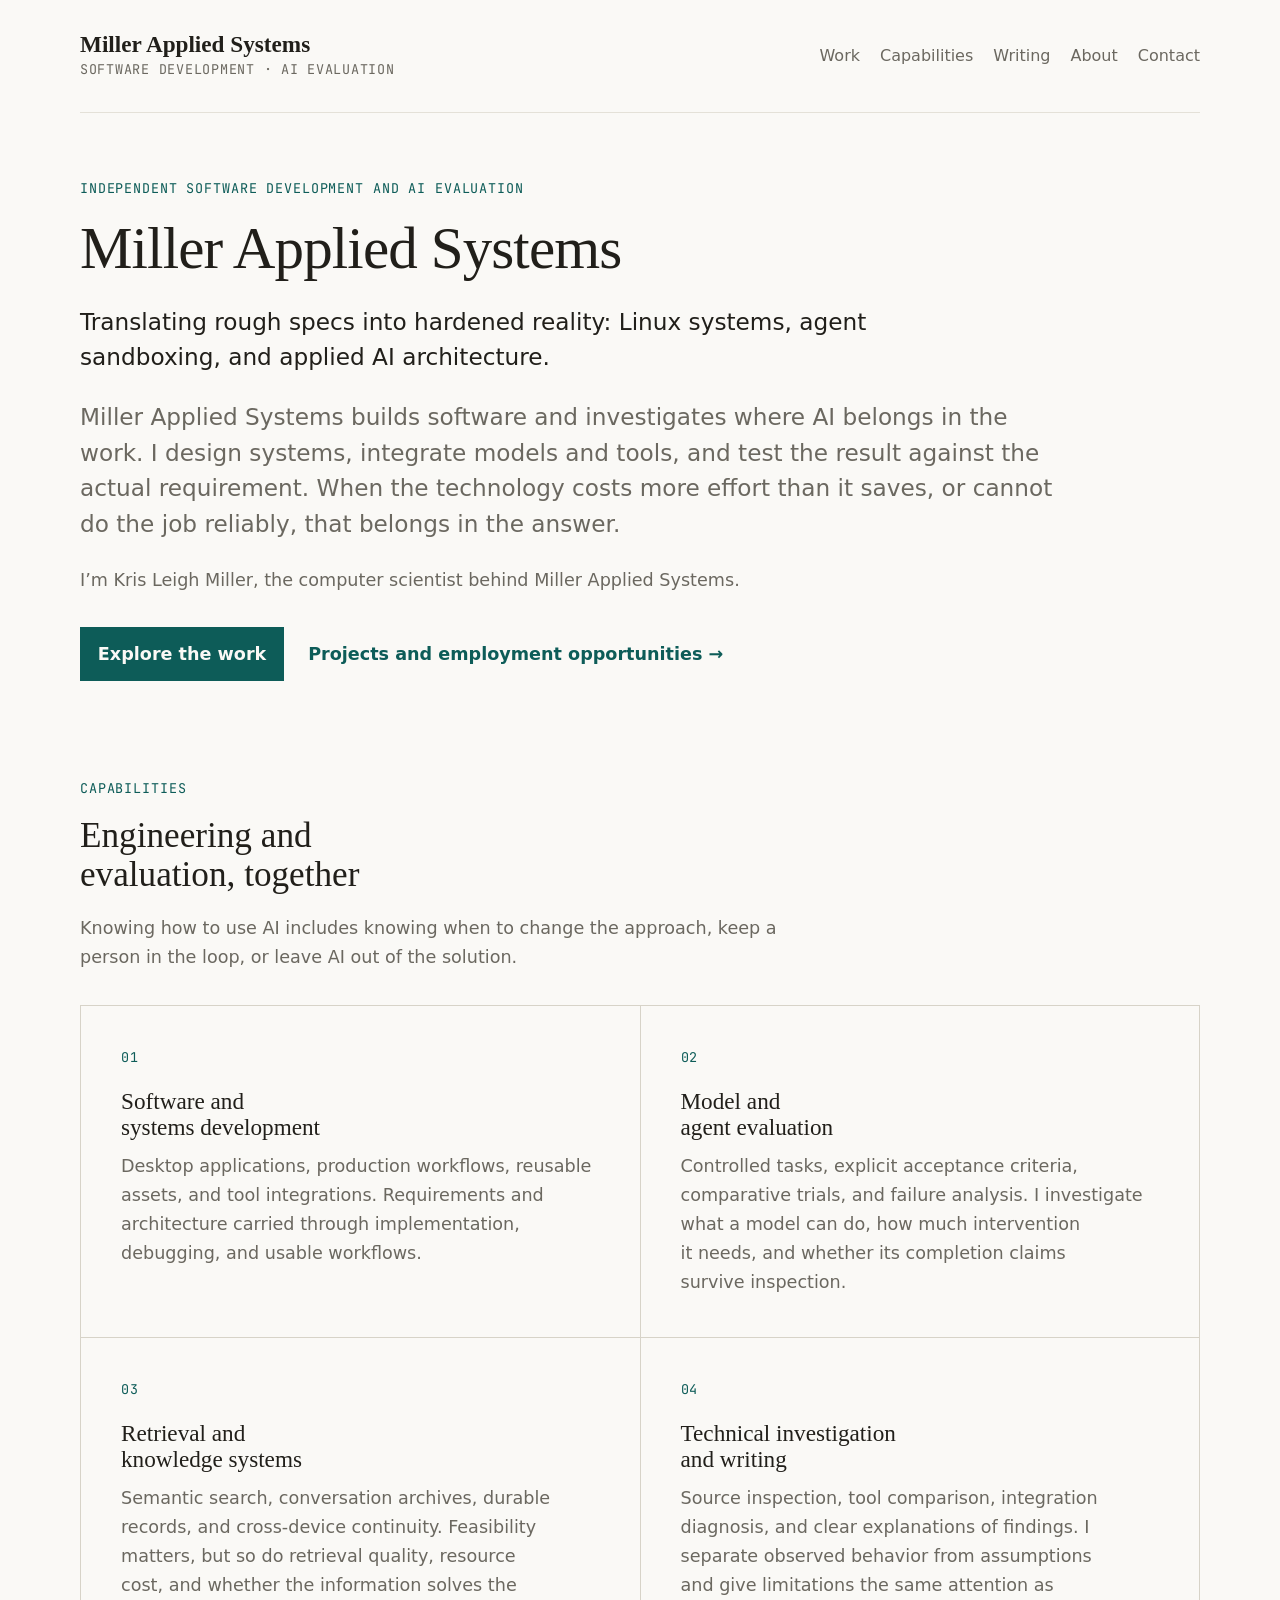
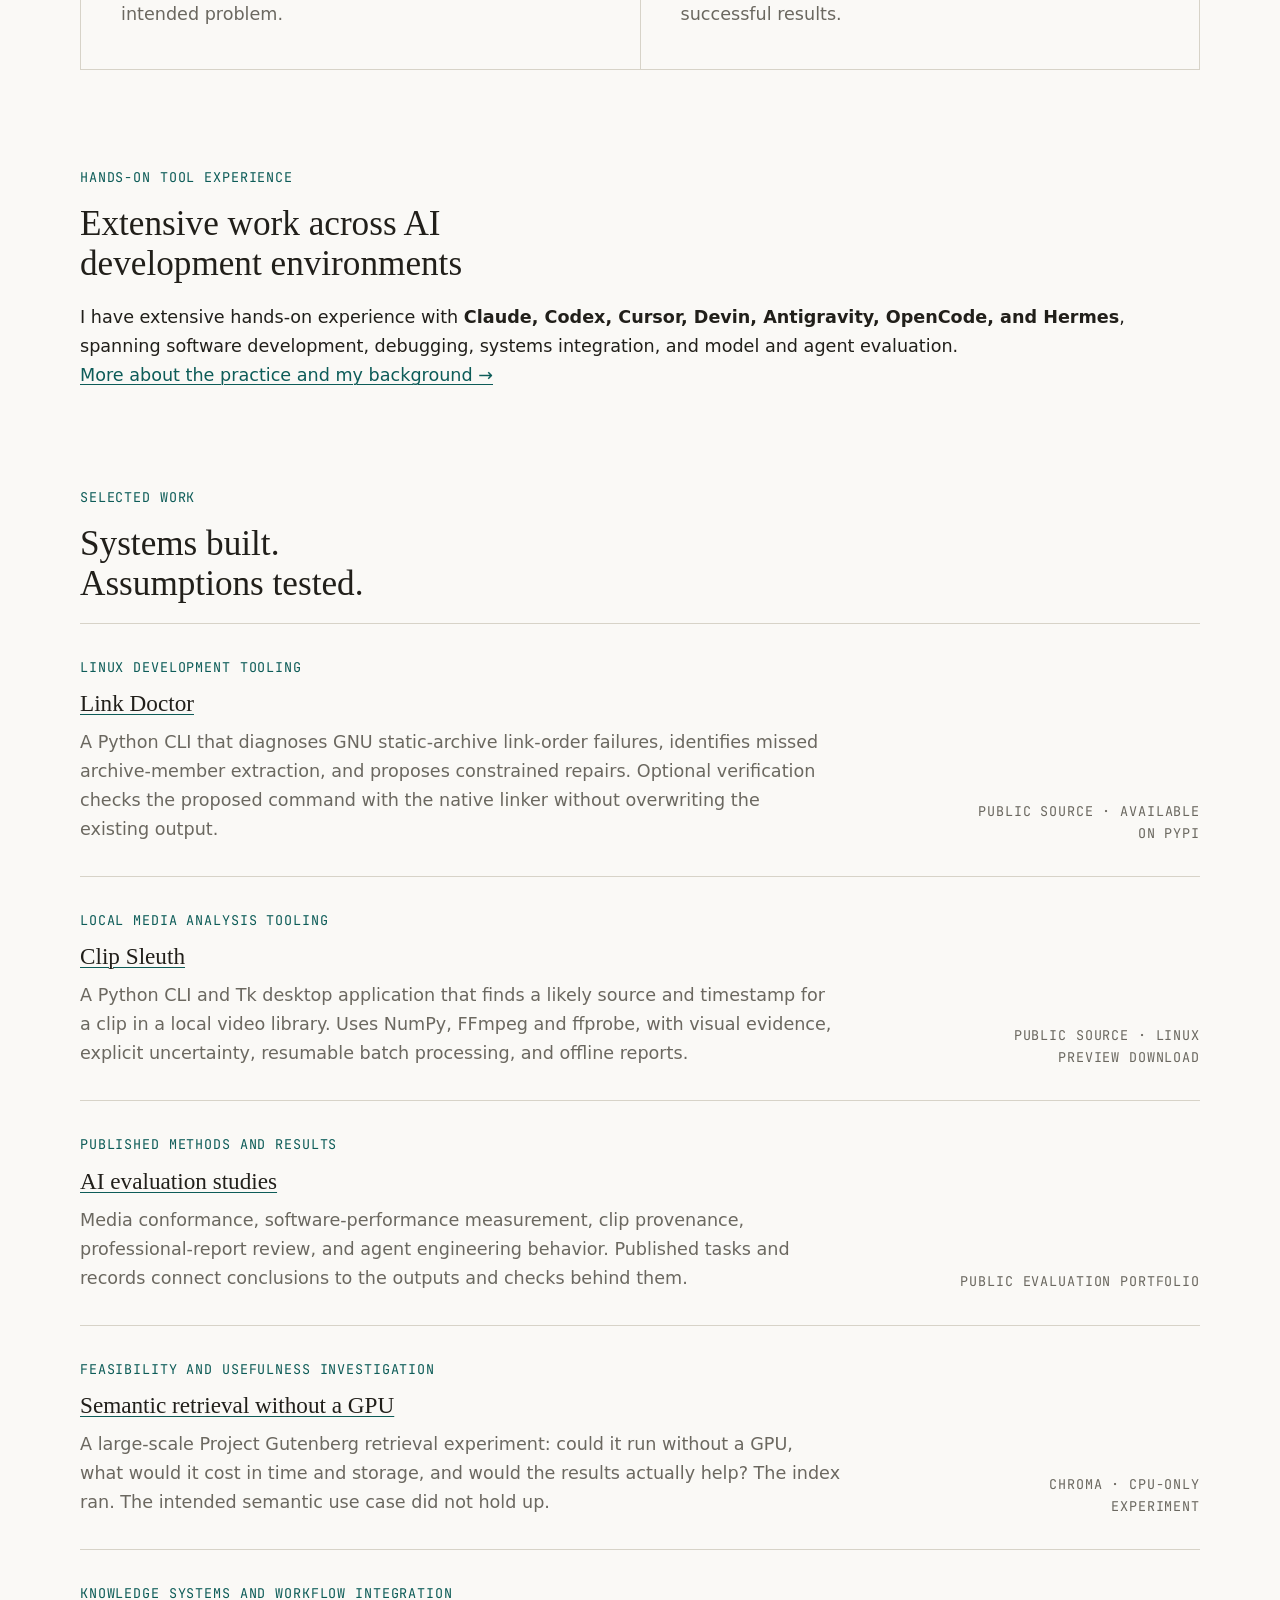
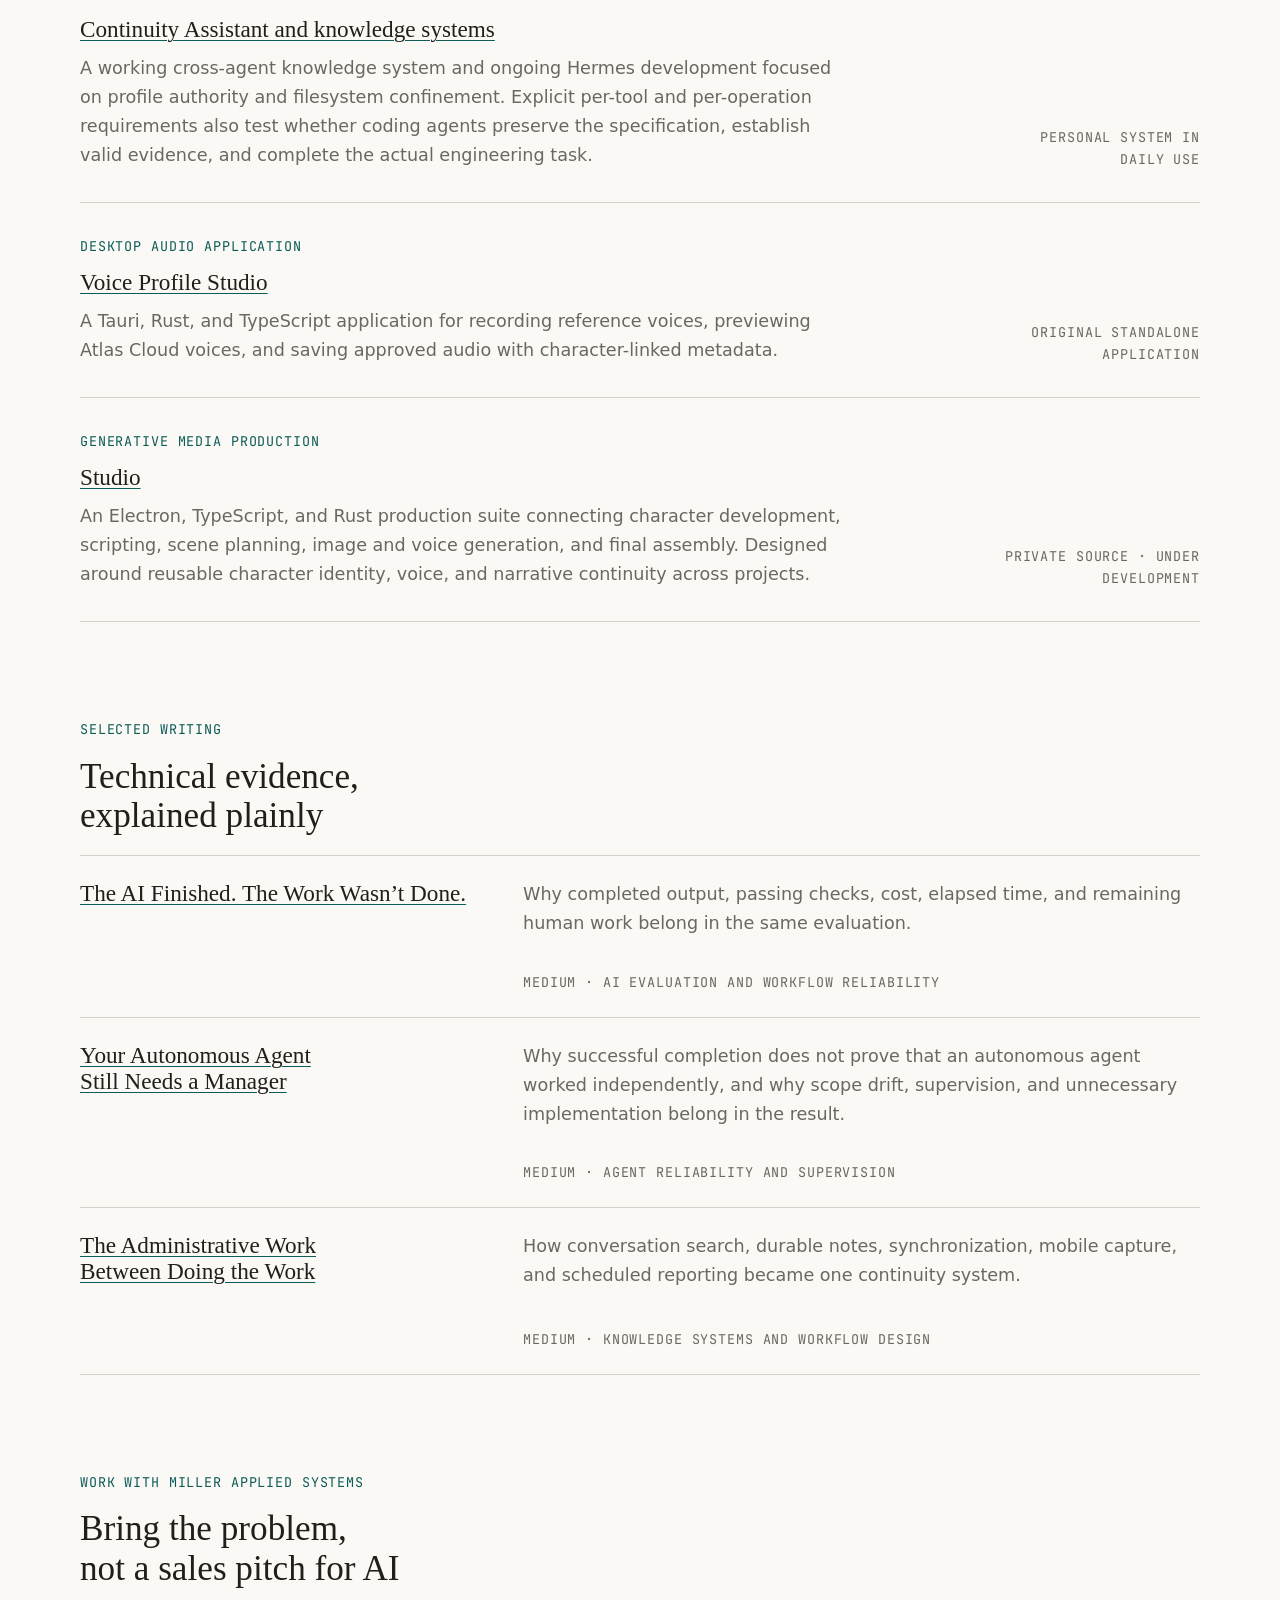
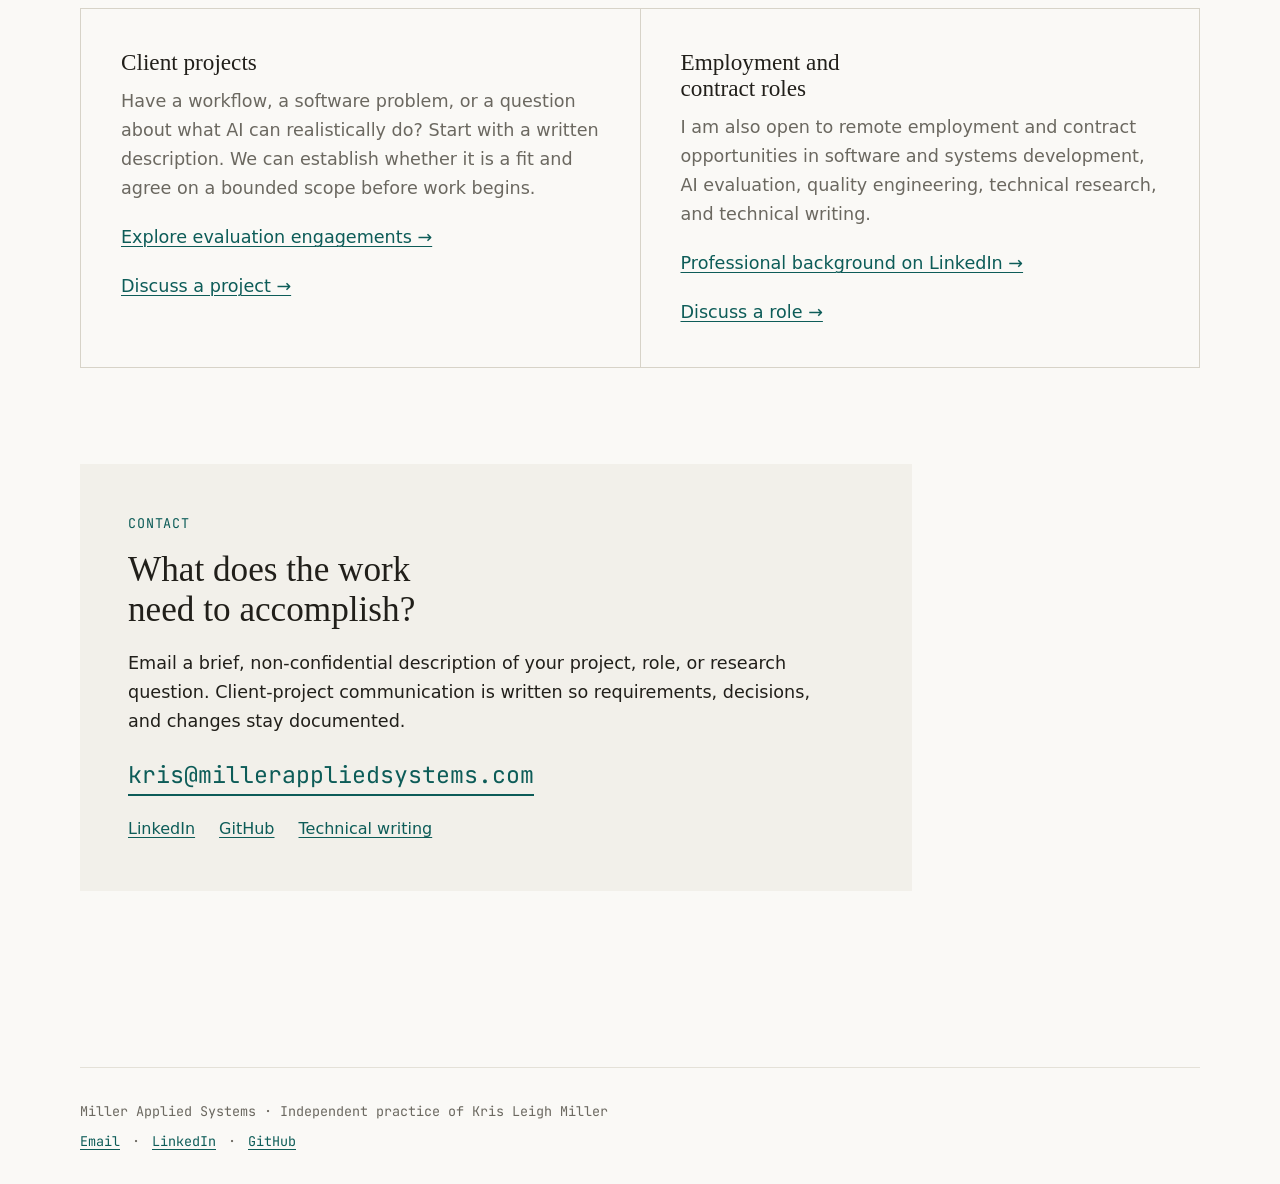
<file: index.html>
<!DOCTYPE html>
<html lang="en">
<head>
  <meta charset="utf-8">
  <meta name="viewport" content="width=device-width, initial-scale=1">
  <title>Software Development and AI Evaluation | Miller Applied Systems</title>
  <meta name="description" content="Miller Applied Systems builds software, evaluates AI models and agents, and investigates where the technology is useful and where it fails.">
  <link rel="canonical" href="https://millerappliedsystems.com/">
  <meta property="og:title" content="Software Development and AI Evaluation | Miller Applied Systems">
  <meta property="og:description" content="Miller Applied Systems builds software, evaluates AI models and agents, and investigates where the technology is useful and where it fails.">
  <meta property="og:type" content="website">
  <meta property="og:url" content="https://millerappliedsystems.com/">
  <meta property="og:image" content="https://millerappliedsystems.com/assets/images/miller-applied-systems.png">
  <meta property="og:image:width" content="1200">
  <meta property="og:image:height" content="630">
  <meta property="og:image:alt" content="Miller Applied Systems. Software development and AI evaluation.">
  <meta name="twitter:card" content="summary_large_image">
  <meta name="twitter:image" content="https://millerappliedsystems.com/assets/images/miller-applied-systems.png">
  <link rel="icon" href="data:image/svg+xml,%3Csvg xmlns='http://www.w3.org/2000/svg' viewBox='0 0 16 16'%3E%3Crect width='16' height='16' rx='3' fill='%230d5c58'/%3E%3Cpath d='M4 8.2l2.6 2.6L12 5.4' stroke='%23faf9f6' stroke-width='1.8' fill='none' stroke-linecap='round' stroke-linejoin='round'/%3E%3C/svg%3E">
  <link rel="preconnect" href="https://api.fontshare.com">
  <link rel="preconnect" href="https://fonts.googleapis.com">
  <link rel="preconnect" href="https://fonts.gstatic.com" crossorigin>
  <link href="https://api.fontshare.com/v2/css?f[]=boska@400,500,600&amp;f[]=satoshi@400,500,700&amp;display=swap" rel="stylesheet">
  <link href="https://fonts.googleapis.com/css2?family=JetBrains+Mono:wght@400;500&amp;display=swap" rel="stylesheet">
  <link rel="stylesheet" href="assets/css/style.css">


<script type="application/ld+json">{"@context": "https://schema.org", "@type": "ProfessionalService", "name": "Miller Applied Systems", "url": "https://millerappliedsystems.com/", "description": "Miller Applied Systems builds software, evaluates AI models and agents, and investigates where the technology is useful and where it fails.", "founder": {"@type": "Person", "name": "Kris Leigh Miller"}, "email": "kris@millerappliedsystems.com"}</script>
</head>
<body><a class="skip-link" href="#main">Skip to content</a><div class="container"><header class="site-header"><a class="site-brand" href="index.html" aria-label="Miller Applied Systems, home"><span class="site-name">Miller Applied Systems</span><span class="site-role">Software development · AI evaluation</span></a><nav class="site-nav" aria-label="Primary navigation"><a href="index.html#work">Work</a><a href="index.html#capabilities">Capabilities</a><a href="index.html#writing">Writing</a><a href="about.html">About</a><a href="index.html#contact">Contact</a></nav></header><main id="main"><section class="hero"><p class="eyebrow">Independent software development and AI evaluation</p><h1 class="business-heading">Miller Applied Systems</h1><p class="business-tagline">Translating rough specs into hardened reality: Linux systems, agent sandboxing, and applied AI architecture.</p><p class="lede">Miller Applied Systems builds software and investigates where AI belongs in the work. I design systems, integrate models and tools, and test the result against the actual requirement. When the technology costs more effort than it saves, or cannot do the job reliably, that belongs in the answer.</p><p class="hero-byline">I’m Kris Leigh Miller, the computer scientist behind Miller Applied Systems.</p><div class="actions"><a class="button" href="#work">Explore the work</a><a class="text-link" href="#ways-to-work">Projects and employment opportunities →</a></div></section>
<section id="capabilities" aria-labelledby="capabilities-heading"><p class="section-label">Capabilities</p><h2 id="capabilities-heading">Engineering and evaluation, together</h2><p class="section-intro">Knowing how to use AI includes knowing when to change the approach, keep a person in the loop, or leave AI out of the solution.</p><div class="card-grid capability-grid">
<article class="card"><p class="card-index">01</p><h3>Software and systems development</h3><p>Desktop applications, production workflows, reusable assets, and tool integrations. Requirements and architecture carried through implementation, debugging, and usable workflows.</p></article>
<article class="card"><p class="card-index">02</p><h3>Model and agent evaluation</h3><p>Controlled tasks, explicit acceptance criteria, comparative trials, and failure analysis. I investigate what a model can do, how much intervention it needs, and whether its completion claims survive inspection.</p></article>
<article class="card"><p class="card-index">03</p><h3>Retrieval and knowledge systems</h3><p>Semantic search, conversation archives, durable records, and cross-device continuity. Feasibility matters, but so do retrieval quality, resource cost, and whether the information solves the intended problem.</p></article>
<article class="card"><p class="card-index">04</p><h3>Technical investigation and writing</h3><p>Source inspection, tool comparison, integration diagnosis, and clear explanations of findings. I separate observed behavior from assumptions and give limitations the same attention as successful results.</p></article></div></section>
<section aria-labelledby="tools-heading"><p class="section-label">Hands-on tool experience</p><h2 id="tools-heading">Extensive work across AI development environments</h2><p>I have extensive hands-on experience with <strong>Claude, Codex, Cursor, Devin, Antigravity, OpenCode, and Hermes</strong>, spanning software development, debugging, systems integration, and model and agent evaluation.</p><p><a href="about.html">More about the practice and my background →</a></p></section><section id="work" aria-labelledby="work-heading"><p class="section-label">Selected work</p><h2 id="work-heading">Systems built. Assumptions tested.</h2><div class="project-list"><article class="project-card"><div><p class="project-type">Linux development tooling</p><h3><a href="https://github.com/krisleighmiller/link-doctor">Link Doctor</a></h3><p>A Python CLI that diagnoses GNU static-archive link-order failures, identifies missed archive-member extraction, and proposes constrained repairs. Optional verification checks the proposed command with the native linker without overwriting the existing output.</p></div><p class="project-status">Public source · Available on PyPI</p></article><article class="project-card"><div><p class="project-type">Local media analysis tooling</p><h3><a href="https://github.com/krisleighmiller/clip-sleuth">Clip Sleuth</a></h3><p>A Python CLI and Tk desktop application that finds a likely source and timestamp for a clip in a local video library. Uses NumPy, FFmpeg and ffprobe, with visual evidence, explicit uncertainty, resumable batch processing, and offline reports.</p></div><p class="project-status">Public source · Linux preview download</p></article><article class="project-card"><div><p class="project-type">Published methods and results</p><h3><a href="https://github.com/krisleighmiller/kris-ai-evaluation-portfolio">AI evaluation studies</a></h3><p>Media conformance, software-performance measurement, clip provenance, professional-report review, and agent engineering behavior. Published tasks and records connect conclusions to the outputs and checks behind them.</p></div><p class="project-status">Public evaluation portfolio</p></article><article class="project-card"><div><p class="project-type">Feasibility and usefulness investigation</p><h3><a href="work/semantic-retrieval.html">Semantic retrieval without a GPU</a></h3><p>A large-scale Project Gutenberg retrieval experiment: could it run without a GPU, what would it cost in time and storage, and would the results actually help? The index ran. The intended semantic use case did not hold up.</p></div><p class="project-status">Chroma · CPU-only experiment</p></article><article class="project-card"><div><p class="project-type">Knowledge systems and workflow integration</p><h3><a href="work/continuity.html">Continuity Assistant and knowledge systems</a></h3><p>A working cross-agent knowledge system and ongoing Hermes development focused on profile authority and filesystem confinement. Explicit per-tool and per-operation requirements also test whether coding agents preserve the specification, establish valid evidence, and complete the actual engineering task.</p></div><p class="project-status">Personal system in daily use</p></article><article class="project-card"><div><p class="project-type">Desktop audio application</p><h3><a href="work/voice-profile-studio.html">Voice Profile Studio</a></h3><p>A Tauri, Rust, and TypeScript application for recording reference voices, previewing Atlas Cloud voices, and saving approved audio with character-linked metadata.</p></div><p class="project-status">Original standalone application</p></article><article class="project-card"><div><p class="project-type">Generative media production</p><h3><a href="work/studio.html">Studio</a></h3><p>An Electron, TypeScript, and Rust production suite connecting character development, scripting, scene planning, image and voice generation, and final assembly. Designed around reusable character identity, voice, and narrative continuity across projects.</p></div><p class="project-status">Private source · Under development</p></article></div></section>
<section id="writing" aria-labelledby="writing-heading">
        <p class="section-label">Selected writing</p>
        <h2 id="writing-heading">Technical evidence, explained plainly</h2>
        <div class="writing-list">
          <article>
            <h3><a href="https://medium.com/@krisleighmiller/the-ai-finished-the-work-wasnt-done-29cced48a891">The AI Finished. The Work Wasn’t Done.</a></h3>
            <p>Why completed output, passing checks, cost, elapsed time, and remaining human work belong in the same evaluation.</p>
            <p class="publication">Medium · AI evaluation and workflow reliability</p>
          </article>
          <article>
            <h3><a href="https://medium.com/@krisleighmiller/your-autonomous-agent-still-needs-a-manager-2143a91753f1">Your Autonomous Agent Still Needs a Manager</a></h3>
            <p>Why successful completion does not prove that an autonomous agent worked independently, and why scope drift, supervision, and unnecessary implementation belong in the result.</p>
            <p class="publication">Medium · Agent reliability and supervision</p>
          </article>
          <article>
            <h3><a href="https://medium.com/@krisleighmiller/the-administrative-work-between-doing-the-work-e32c253b9f80">The Administrative Work Between Doing the Work</a></h3>
            <p>How conversation search, durable notes, synchronization, mobile capture, and scheduled reporting became one continuity system.</p>
            <p class="publication">Medium · Knowledge systems and workflow design</p>
          </article>

        </div>
      </section>
<section id="ways-to-work" aria-labelledby="ways-heading"><p class="section-label">Work with Miller Applied Systems</p><h2 id="ways-heading">Bring the problem, not a sales pitch for AI</h2><div class="card-grid two-column"><article class="card"><h3>Client projects</h3><p>Have a workflow, a software problem, or a question about what AI can realistically do? Start with a written description. We can establish whether it is a fit and agree on a bounded scope before work begins.</p><p><a href="evaluation-services.html">Explore evaluation engagements →</a></p><p><a href="mailto:kris@millerappliedsystems.com">Discuss a project →</a></p></article><article class="card"><h3>Employment and contract roles</h3><p>I am also open to remote employment and contract opportunities in software and systems development, AI evaluation, quality engineering, technical research, and technical writing.</p><p><a href="https://www.linkedin.com/in/krisleighmiller/">Professional background on LinkedIn →</a></p><p><a href="mailto:kris@millerappliedsystems.com">Discuss a role →</a></p></article></div></section>
<section id="contact" aria-labelledby="contact-heading" class="contact-section"><p class="section-label">Contact</p><h2 id="contact-heading">What does the work need to accomplish?</h2><p>Email a brief, non-confidential description of your project, role, or research question. Client-project communication is written so requirements, decisions, and changes stay documented.</p><p><a class="contact-email" href="mailto:kris@millerappliedsystems.com">kris@millerappliedsystems.com</a></p><div class="contact-links"><a href="https://www.linkedin.com/in/krisleighmiller/">LinkedIn</a><a href="https://github.com/krisleighmiller">GitHub</a><a href="https://medium.com/@krisleighmiller">Technical writing</a></div></section></main><footer class="site-footer"><p>Miller Applied Systems · Independent practice of Kris Leigh Miller</p><p class="footer-links"><a href="mailto:kris@millerappliedsystems.com">Email</a><span aria-hidden="true">·</span><a href="https://www.linkedin.com/in/krisleighmiller/">LinkedIn</a><span aria-hidden="true">·</span><a href="https://github.com/krisleighmiller">GitHub</a></p></footer></div></body>
</html>
</file>
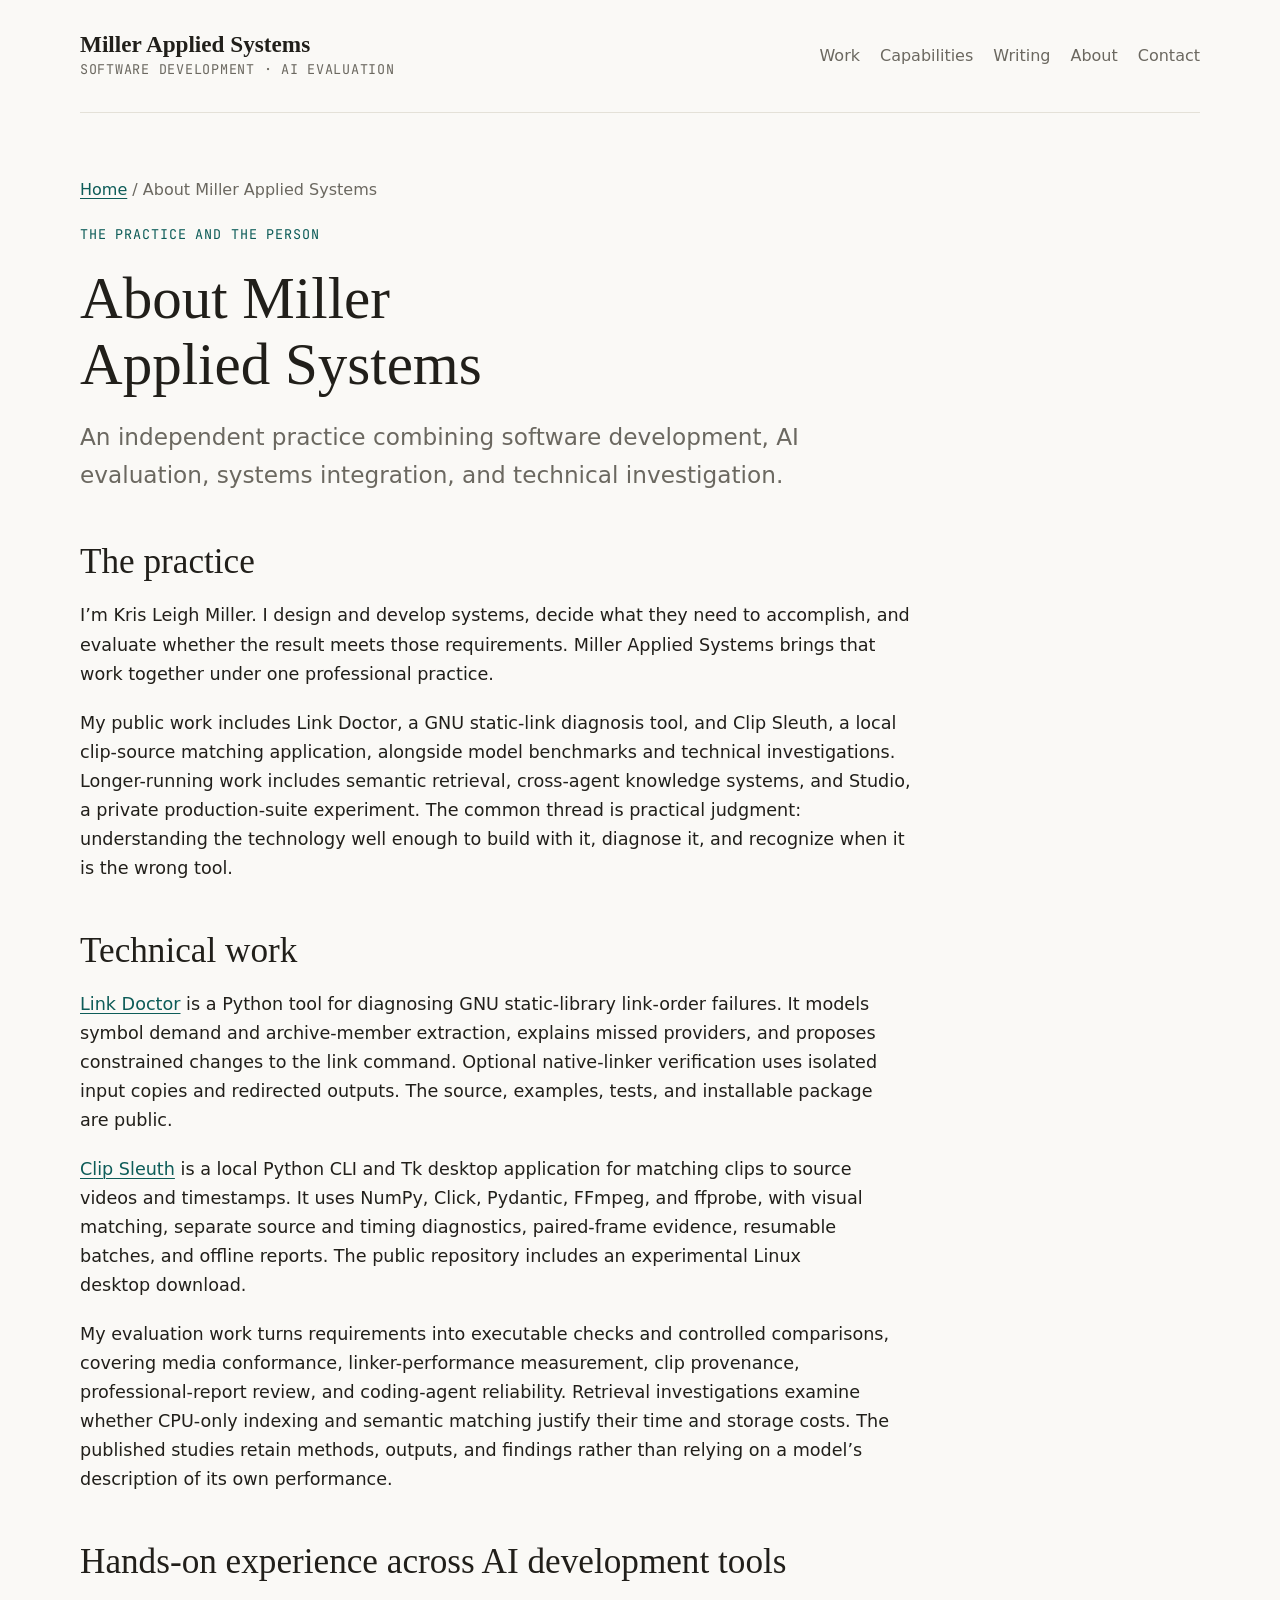
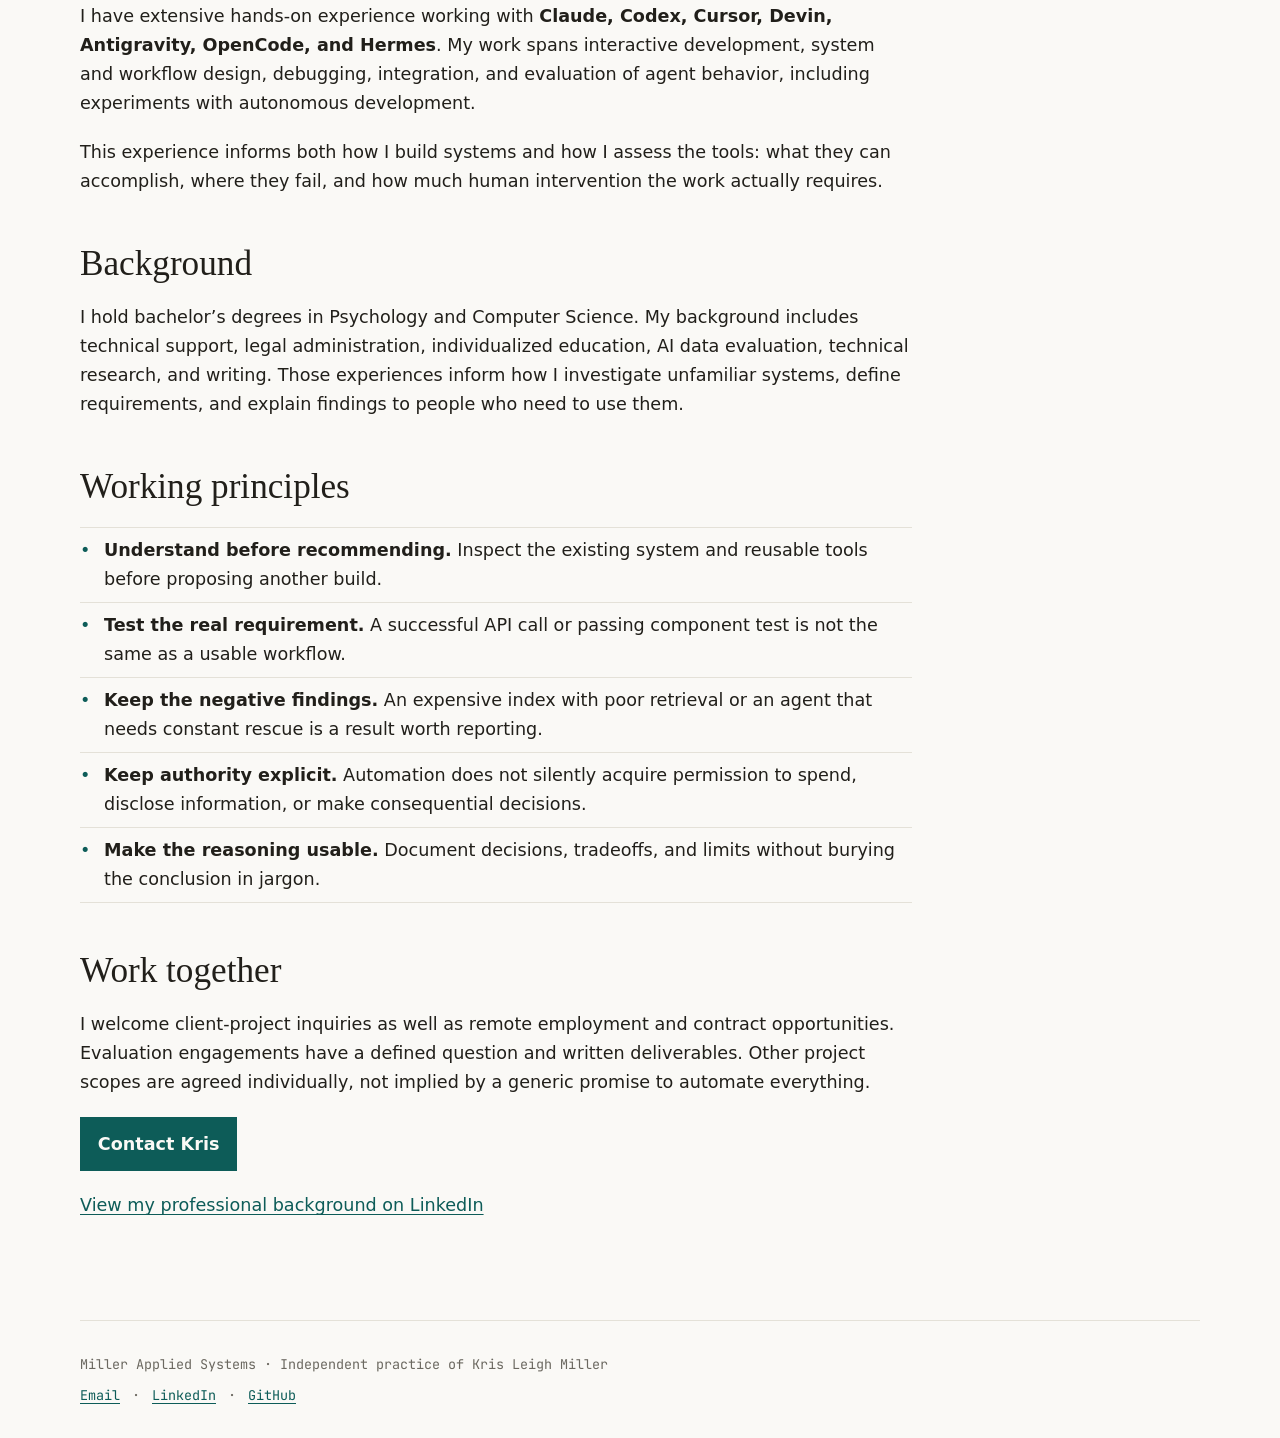
<file: about.html>
<!DOCTYPE html>
<html lang="en">
<head>
  <meta charset="utf-8">
  <meta name="viewport" content="width=device-width, initial-scale=1">
  <title>About | Miller Applied Systems</title>
  <meta name="description" content="Miller Applied Systems is the independent software development, AI evaluation, and technical investigation practice of Kris Leigh Miller.">
  <link rel="canonical" href="https://millerappliedsystems.com/about.html">
  <meta property="og:title" content="About | Miller Applied Systems">
  <meta property="og:description" content="Miller Applied Systems is the independent software development, AI evaluation, and technical investigation practice of Kris Leigh Miller.">
  <meta property="og:type" content="website">
  <meta property="og:url" content="https://millerappliedsystems.com/about.html">
  <meta property="og:image" content="https://millerappliedsystems.com/assets/images/miller-applied-systems.png">
  <meta property="og:image:width" content="1200">
  <meta property="og:image:height" content="630">
  <meta property="og:image:alt" content="Miller Applied Systems. Software development and AI evaluation.">
  <meta name="twitter:card" content="summary_large_image">
  <meta name="twitter:image" content="https://millerappliedsystems.com/assets/images/miller-applied-systems.png">
  <link rel="icon" href="data:image/svg+xml,%3Csvg xmlns='http://www.w3.org/2000/svg' viewBox='0 0 16 16'%3E%3Crect width='16' height='16' rx='3' fill='%230d5c58'/%3E%3Cpath d='M4 8.2l2.6 2.6L12 5.4' stroke='%23faf9f6' stroke-width='1.8' fill='none' stroke-linecap='round' stroke-linejoin='round'/%3E%3C/svg%3E">
  <link rel="preconnect" href="https://api.fontshare.com">
  <link rel="preconnect" href="https://fonts.googleapis.com">
  <link rel="preconnect" href="https://fonts.gstatic.com" crossorigin>
  <link href="https://api.fontshare.com/v2/css?f[]=boska@400,500,600&amp;f[]=satoshi@400,500,700&amp;display=swap" rel="stylesheet">
  <link href="https://fonts.googleapis.com/css2?family=JetBrains+Mono:wght@400;500&amp;display=swap" rel="stylesheet">
  <link rel="stylesheet" href="assets/css/style.css">

</head>
<body><a class="skip-link" href="#main">Skip to content</a><div class="container"><header class="site-header"><a class="site-brand" href="index.html" aria-label="Miller Applied Systems, home"><span class="site-name">Miller Applied Systems</span><span class="site-role">Software development · AI evaluation</span></a><nav class="site-nav" aria-label="Primary navigation"><a href="index.html#work">Work</a><a href="index.html#capabilities">Capabilities</a><a href="index.html#writing">Writing</a><a href="about.html">About</a><a href="index.html#contact">Contact</a></nav></header><main id="main" class="page-shell prose"><p class="breadcrumbs"><a href="index.html">Home</a> / About Miller Applied Systems</p><header class="page-header"><p class="page-kicker">The practice and the person</p><h1>About Miller Applied Systems</h1><p class="lede">An independent practice combining software development, AI evaluation, systems integration, and technical investigation.</p></header><h2>The practice</h2><p>I’m Kris Leigh Miller. I design and develop systems, decide what they need to accomplish, and evaluate whether the result meets those requirements. Miller Applied Systems brings that work together under one professional practice.</p><p>My public work includes Link Doctor, a GNU static-link diagnosis tool, and Clip Sleuth, a local clip-source matching application, alongside model benchmarks and technical investigations. Longer-running work includes semantic retrieval, cross-agent knowledge systems, and Studio, a private production-suite experiment. The common thread is practical judgment: understanding the technology well enough to build with it, diagnose it, and recognize when it is the wrong tool.</p><h2>Technical work</h2><p><a href="https://github.com/krisleighmiller/link-doctor">Link Doctor</a> is a Python tool for diagnosing GNU static-library link-order failures. It models symbol demand and archive-member extraction, explains missed providers, and proposes constrained changes to the link command. Optional native-linker verification uses isolated input copies and redirected outputs. The source, examples, tests, and installable package are public.</p><p><a href="https://github.com/krisleighmiller/clip-sleuth">Clip Sleuth</a> is a local Python CLI and Tk desktop application for matching clips to source videos and timestamps. It uses NumPy, Click, Pydantic, FFmpeg, and ffprobe, with visual matching, separate source and timing diagnostics, paired-frame evidence, resumable batches, and offline reports. The public repository includes an experimental Linux desktop download.</p><p>My evaluation work turns requirements into executable checks and controlled comparisons, covering media conformance, linker-performance measurement, clip provenance, professional-report review, and coding-agent reliability. Retrieval investigations examine whether CPU-only indexing and semantic matching justify their time and storage costs. The published studies retain methods, outputs, and findings rather than relying on a model’s description of its own performance.</p><h2>Hands-on experience across AI development tools</h2><p>I have extensive hands-on experience working with <strong>Claude, Codex, Cursor, Devin, Antigravity, OpenCode, and Hermes</strong>. My work spans interactive development, system and workflow design, debugging, integration, and evaluation of agent behavior, including experiments with autonomous development.</p><p>This experience informs both how I build systems and how I assess the tools: what they can accomplish, where they fail, and how much human intervention the work actually requires.</p><h2>Background</h2><p>I hold bachelor’s degrees in Psychology and Computer Science. My background includes technical support, legal administration, individualized education, AI data evaluation, technical research, and writing. Those experiences inform how I investigate unfamiliar systems, define requirements, and explain findings to people who need to use them.</p><h2>Working principles</h2><ul><li><strong>Understand before recommending.</strong> Inspect the existing system and reusable tools before proposing another build.</li><li><strong>Test the real requirement.</strong> A successful API call or passing component test is not the same as a usable workflow.</li><li><strong>Keep the negative findings.</strong> An expensive index with poor retrieval or an agent that needs constant rescue is a result worth reporting.</li><li><strong>Keep authority explicit.</strong> Automation does not silently acquire permission to spend, disclose information, or make consequential decisions.</li><li><strong>Make the reasoning usable.</strong> Document decisions, tradeoffs, and limits without burying the conclusion in jargon.</li></ul><h2>Work together</h2><p>I welcome client-project inquiries as well as remote employment and contract opportunities. Evaluation engagements have a defined question and written deliverables. Other project scopes are agreed individually, not implied by a generic promise to automate everything.</p><p><a class="button" href="mailto:kris@millerappliedsystems.com">Contact Kris</a></p><p><a href="https://www.linkedin.com/in/krisleighmiller/">View my professional background on LinkedIn</a></p></main><footer class="site-footer"><p>Miller Applied Systems · Independent practice of Kris Leigh Miller</p><p class="footer-links"><a href="mailto:kris@millerappliedsystems.com">Email</a><span aria-hidden="true">·</span><a href="https://www.linkedin.com/in/krisleighmiller/">LinkedIn</a><span aria-hidden="true">·</span><a href="https://github.com/krisleighmiller">GitHub</a></p></footer></div></body>
</html>
</file>
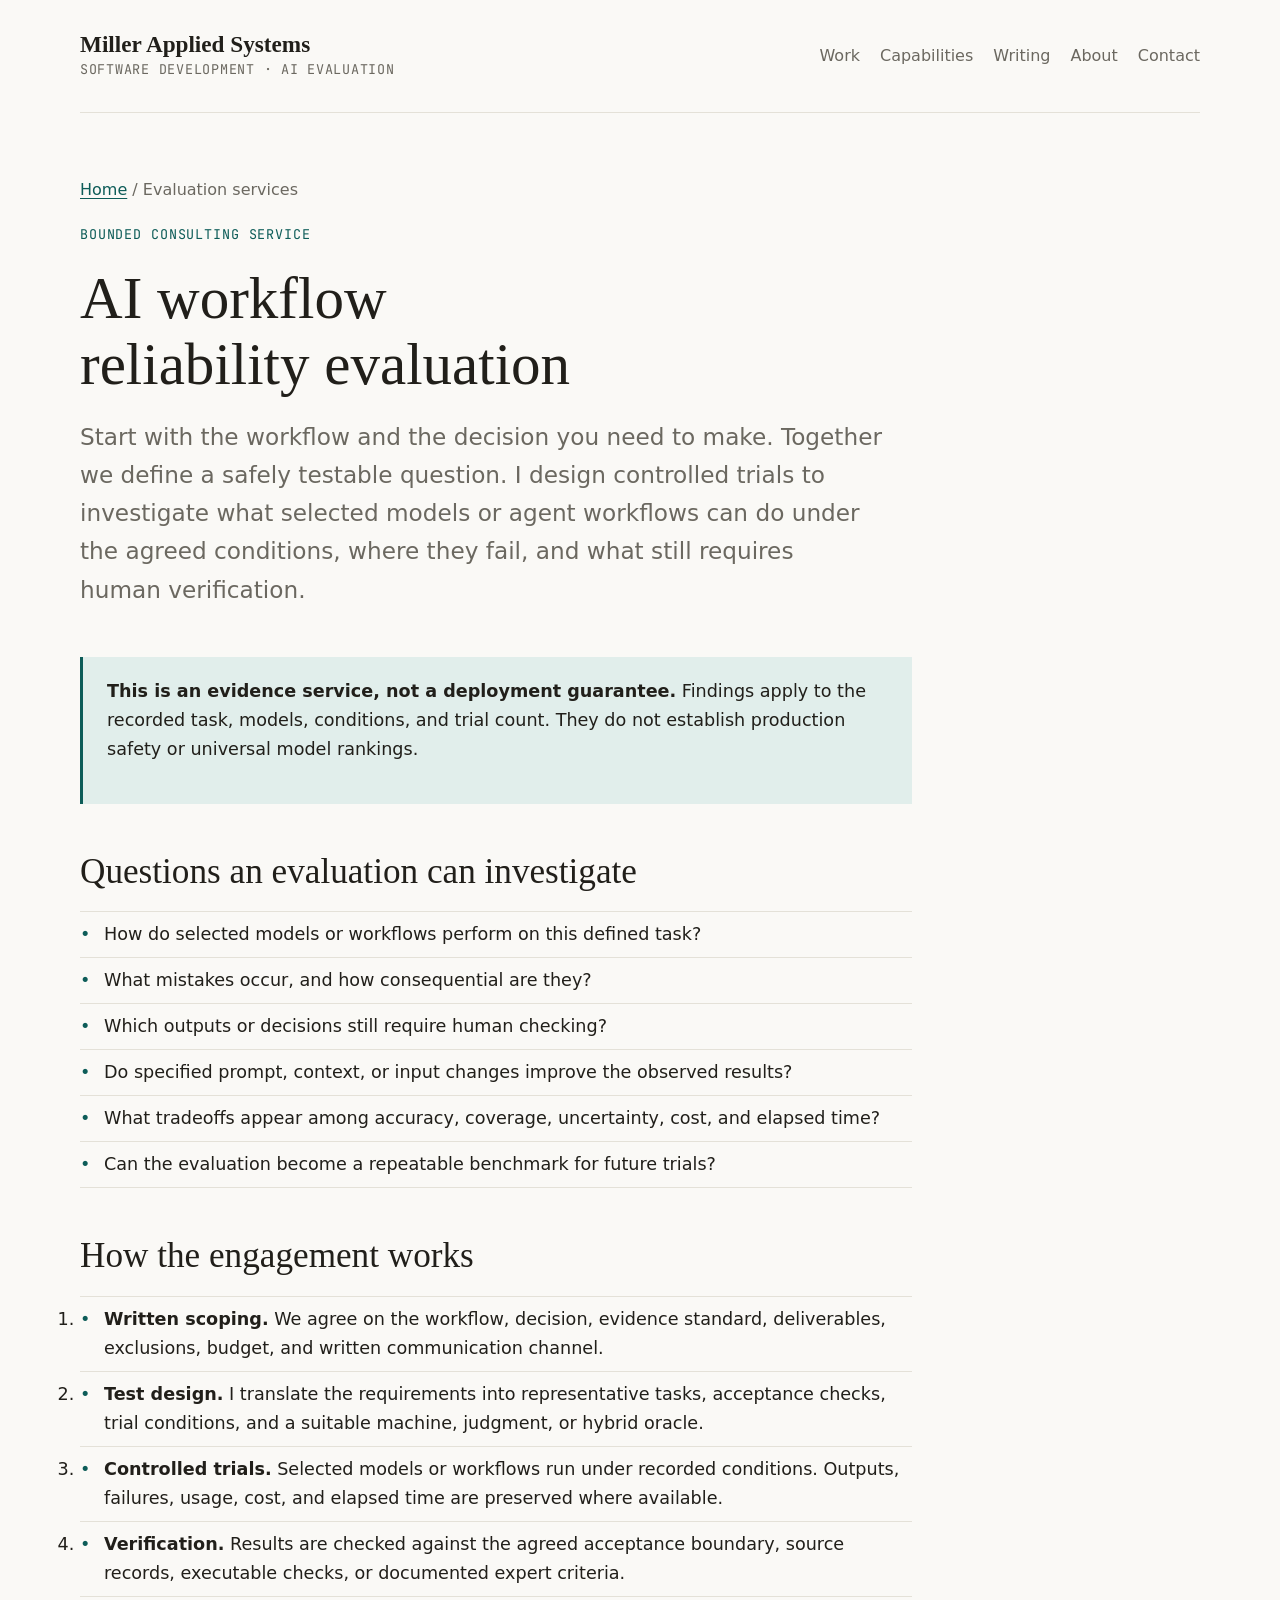
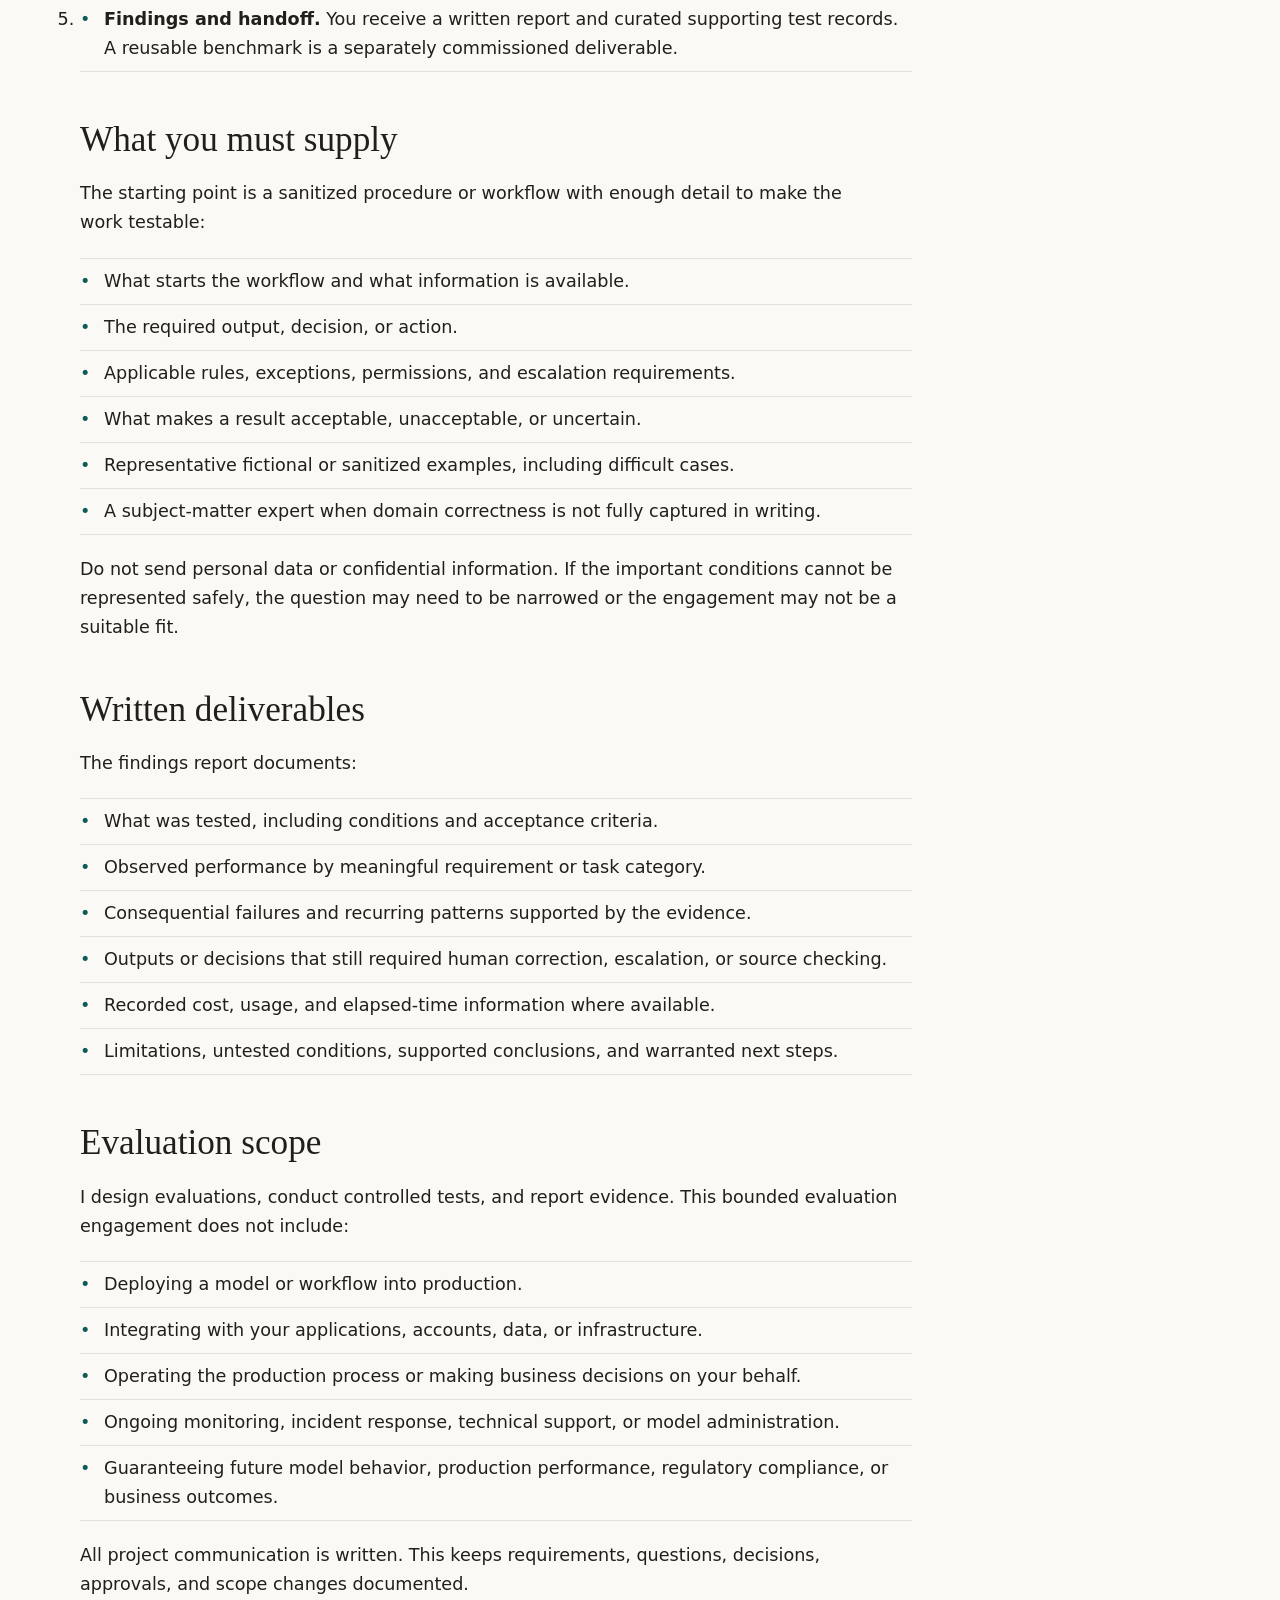
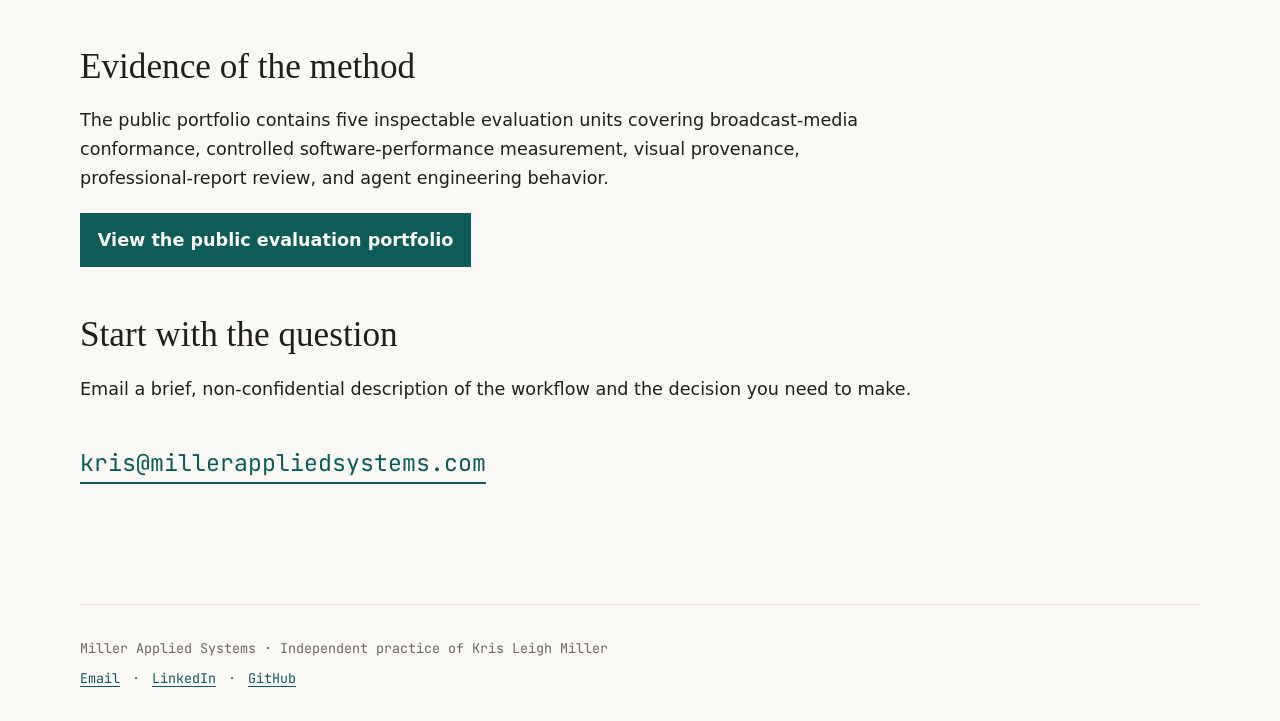
<file: evaluation-services.html>
<!DOCTYPE html>
<html lang="en">
<head>
  <meta charset="utf-8">
  <meta name="viewport" content="width=device-width, initial-scale=1">
  <title>AI Workflow Evaluation | Miller Applied Systems</title>
  <meta name="description" content="Miller Applied Systems offers bounded AI evaluations with controlled trials, failure analysis, written findings, and explicit limits.">
  <link rel="canonical" href="https://millerappliedsystems.com/evaluation-services.html">
  <meta property="og:title" content="AI Workflow Evaluation | Miller Applied Systems">
  <meta property="og:description" content="Miller Applied Systems offers bounded AI evaluations with controlled trials, failure analysis, written findings, and explicit limits.">
  <meta property="og:type" content="website">
  <meta property="og:url" content="https://millerappliedsystems.com/evaluation-services.html">
  <meta property="og:image" content="https://millerappliedsystems.com/assets/images/miller-applied-systems.png">
  <meta property="og:image:width" content="1200">
  <meta property="og:image:height" content="630">
  <meta property="og:image:alt" content="Miller Applied Systems. Software development and AI evaluation.">
  <meta name="twitter:card" content="summary_large_image">
  <meta name="twitter:image" content="https://millerappliedsystems.com/assets/images/miller-applied-systems.png">
  <link rel="icon" href="data:image/svg+xml,%3Csvg xmlns='http://www.w3.org/2000/svg' viewBox='0 0 16 16'%3E%3Crect width='16' height='16' rx='3' fill='%230d5c58'/%3E%3Cpath d='M4 8.2l2.6 2.6L12 5.4' stroke='%23faf9f6' stroke-width='1.8' fill='none' stroke-linecap='round' stroke-linejoin='round'/%3E%3C/svg%3E">
  <link rel="preconnect" href="https://api.fontshare.com">
  <link rel="preconnect" href="https://fonts.googleapis.com">
  <link rel="preconnect" href="https://fonts.gstatic.com" crossorigin>
  <link href="https://api.fontshare.com/v2/css?f[]=boska@400,500,600&amp;f[]=satoshi@400,500,700&amp;display=swap" rel="stylesheet">
  <link href="https://fonts.googleapis.com/css2?family=JetBrains+Mono:wght@400;500&amp;display=swap" rel="stylesheet">
  <link rel="stylesheet" href="assets/css/style.css">

</head>
<body><a class="skip-link" href="#main">Skip to content</a><div class="container"><header class="site-header"><a class="site-brand" href="index.html" aria-label="Miller Applied Systems, home"><span class="site-name">Miller Applied Systems</span><span class="site-role">Software development · AI evaluation</span></a><nav class="site-nav" aria-label="Primary navigation"><a href="index.html#work">Work</a><a href="index.html#capabilities">Capabilities</a><a href="index.html#writing">Writing</a><a href="about.html">About</a><a href="index.html#contact">Contact</a></nav></header><main id="main" class="page-shell prose">
      <p class="breadcrumbs"><a href="index.html">Home</a> / Evaluation services</p>
      <header class="page-header">
        <p class="page-kicker">Bounded consulting service</p>
        <h1>AI workflow reliability evaluation</h1>
        <p class="lede">Start with the workflow and the decision you need to make. Together we define a safely testable question. I design controlled trials to investigate what selected models or agent workflows can do under the agreed conditions, where they fail, and what still requires human verification.</p>
      </header>

      <div class="status-note">
        <p><strong>This is an evidence service, not a deployment guarantee.</strong> Findings apply to the recorded task, models, conditions, and trial count. They do not establish production safety or universal model rankings.</p>
      </div>

      <h2>Questions an evaluation can investigate</h2>
      <ul>
        <li>How do selected models or workflows perform on this defined task?</li>
        <li>What mistakes occur, and how consequential are they?</li>
        <li>Which outputs or decisions still require human checking?</li>
        <li>Do specified prompt, context, or input changes improve the observed results?</li>
        <li>What tradeoffs appear among accuracy, coverage, uncertainty, cost, and elapsed time?</li>
        <li>Can the evaluation become a repeatable benchmark for future trials?</li>
      </ul>

      <h2>How the engagement works</h2>
      <ol>
        <li><strong>Written scoping.</strong> We agree on the workflow, decision, evidence standard, deliverables, exclusions, budget, and written communication channel.</li>
        <li><strong>Test design.</strong> I translate the requirements into representative tasks, acceptance checks, trial conditions, and a suitable machine, judgment, or hybrid oracle.</li>
        <li><strong>Controlled trials.</strong> Selected models or workflows run under recorded conditions. Outputs, failures, usage, cost, and elapsed time are preserved where available.</li>
        <li><strong>Verification.</strong> Results are checked against the agreed acceptance boundary, source records, executable checks, or documented expert criteria.</li>
        <li><strong>Findings and handoff.</strong> You receive a written report and curated supporting test records. A reusable benchmark is a separately commissioned deliverable.</li>
      </ol>

      <h2>What you must supply</h2>
      <p>The starting point is a sanitized procedure or workflow with enough detail to make the work testable:</p>
      <ul>
        <li>What starts the workflow and what information is available.</li>
        <li>The required output, decision, or action.</li>
        <li>Applicable rules, exceptions, permissions, and escalation requirements.</li>
        <li>What makes a result acceptable, unacceptable, or uncertain.</li>
        <li>Representative fictional or sanitized examples, including difficult cases.</li>
        <li>A subject-matter expert when domain correctness is not fully captured in writing.</li>
      </ul>
      <p>Do not send personal data or confidential information. If the important conditions cannot be represented safely, the question may need to be narrowed or the engagement may not be a suitable fit.</p>

      <h2>Written deliverables</h2>
      <p>The findings report documents:</p>
      <ul>
        <li>What was tested, including conditions and acceptance criteria.</li>
        <li>Observed performance by meaningful requirement or task category.</li>
        <li>Consequential failures and recurring patterns supported by the evidence.</li>
        <li>Outputs or decisions that still required human correction, escalation, or source checking.</li>
        <li>Recorded cost, usage, and elapsed-time information where available.</li>
        <li>Limitations, untested conditions, supported conclusions, and warranted next steps.</li>
      </ul>

      <h2>Evaluation scope</h2>
      <p>I design evaluations, conduct controlled tests, and report evidence. This bounded evaluation engagement does not include:</p>
      <ul>
        <li>Deploying a model or workflow into production.</li>
        <li>Integrating with your applications, accounts, data, or infrastructure.</li>
        <li>Operating the production process or making business decisions on your behalf.</li>
        <li>Ongoing monitoring, incident response, technical support, or model administration.</li>
        <li>Guaranteeing future model behavior, production performance, regulatory compliance, or business outcomes.</li>
      </ul>
      <p>All project communication is written. This keeps requirements, questions, decisions, approvals, and scope changes documented.</p>

      <h2>Evidence of the method</h2>
      <p>The public portfolio contains five inspectable evaluation units covering broadcast-media conformance, controlled software-performance measurement, visual provenance, professional-report review, and agent engineering behavior.</p>
      <p><a class="button" href="https://github.com/krisleighmiller/kris-ai-evaluation-portfolio">View the public evaluation portfolio</a></p>

      <h2>Start with the question</h2>
      <p>Email a brief, non-confidential description of the workflow and the decision you need to make.</p>
      <p><a class="contact-email" href="mailto:kris@millerappliedsystems.com">kris@millerappliedsystems.com</a></p>
    </main><footer class="site-footer"><p>Miller Applied Systems · Independent practice of Kris Leigh Miller</p><p class="footer-links"><a href="mailto:kris@millerappliedsystems.com">Email</a><span aria-hidden="true">·</span><a href="https://www.linkedin.com/in/krisleighmiller/">LinkedIn</a><span aria-hidden="true">·</span><a href="https://github.com/krisleighmiller">GitHub</a></p></footer></div></body>
</html>
</file>
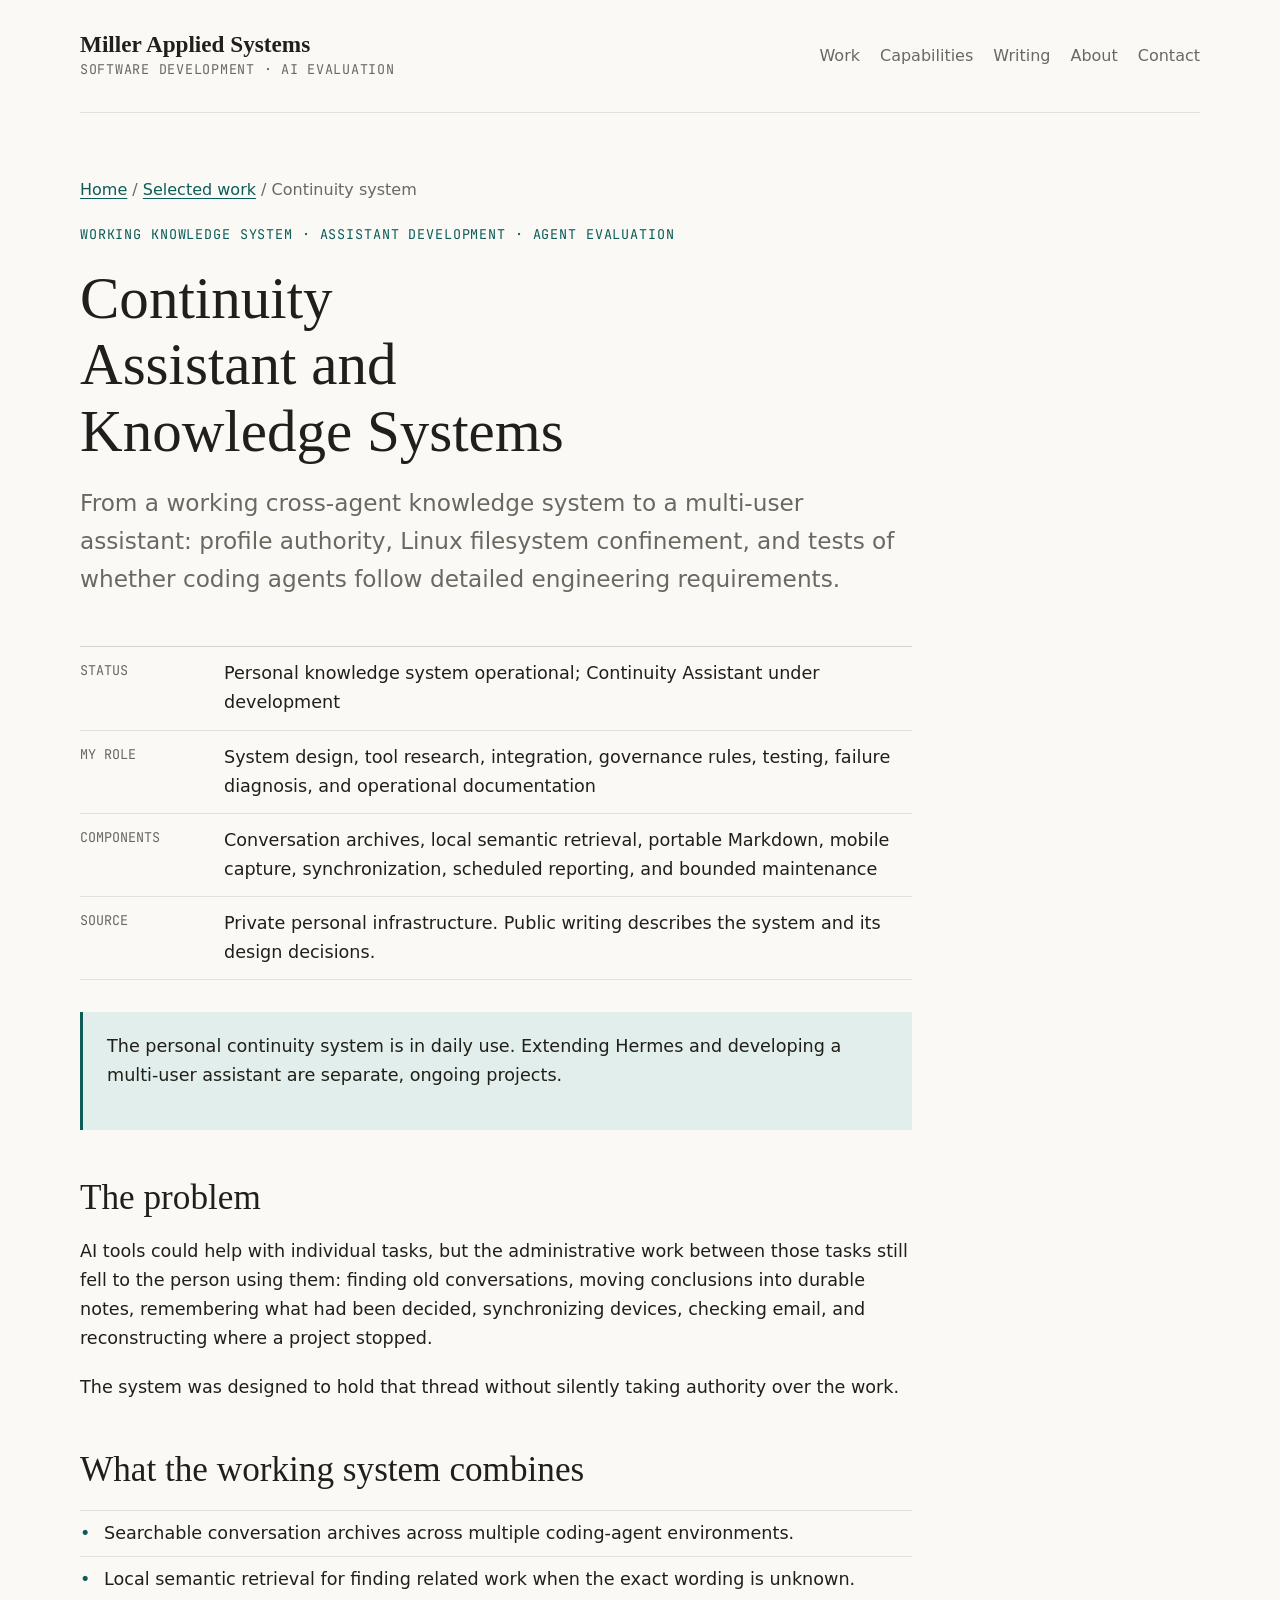
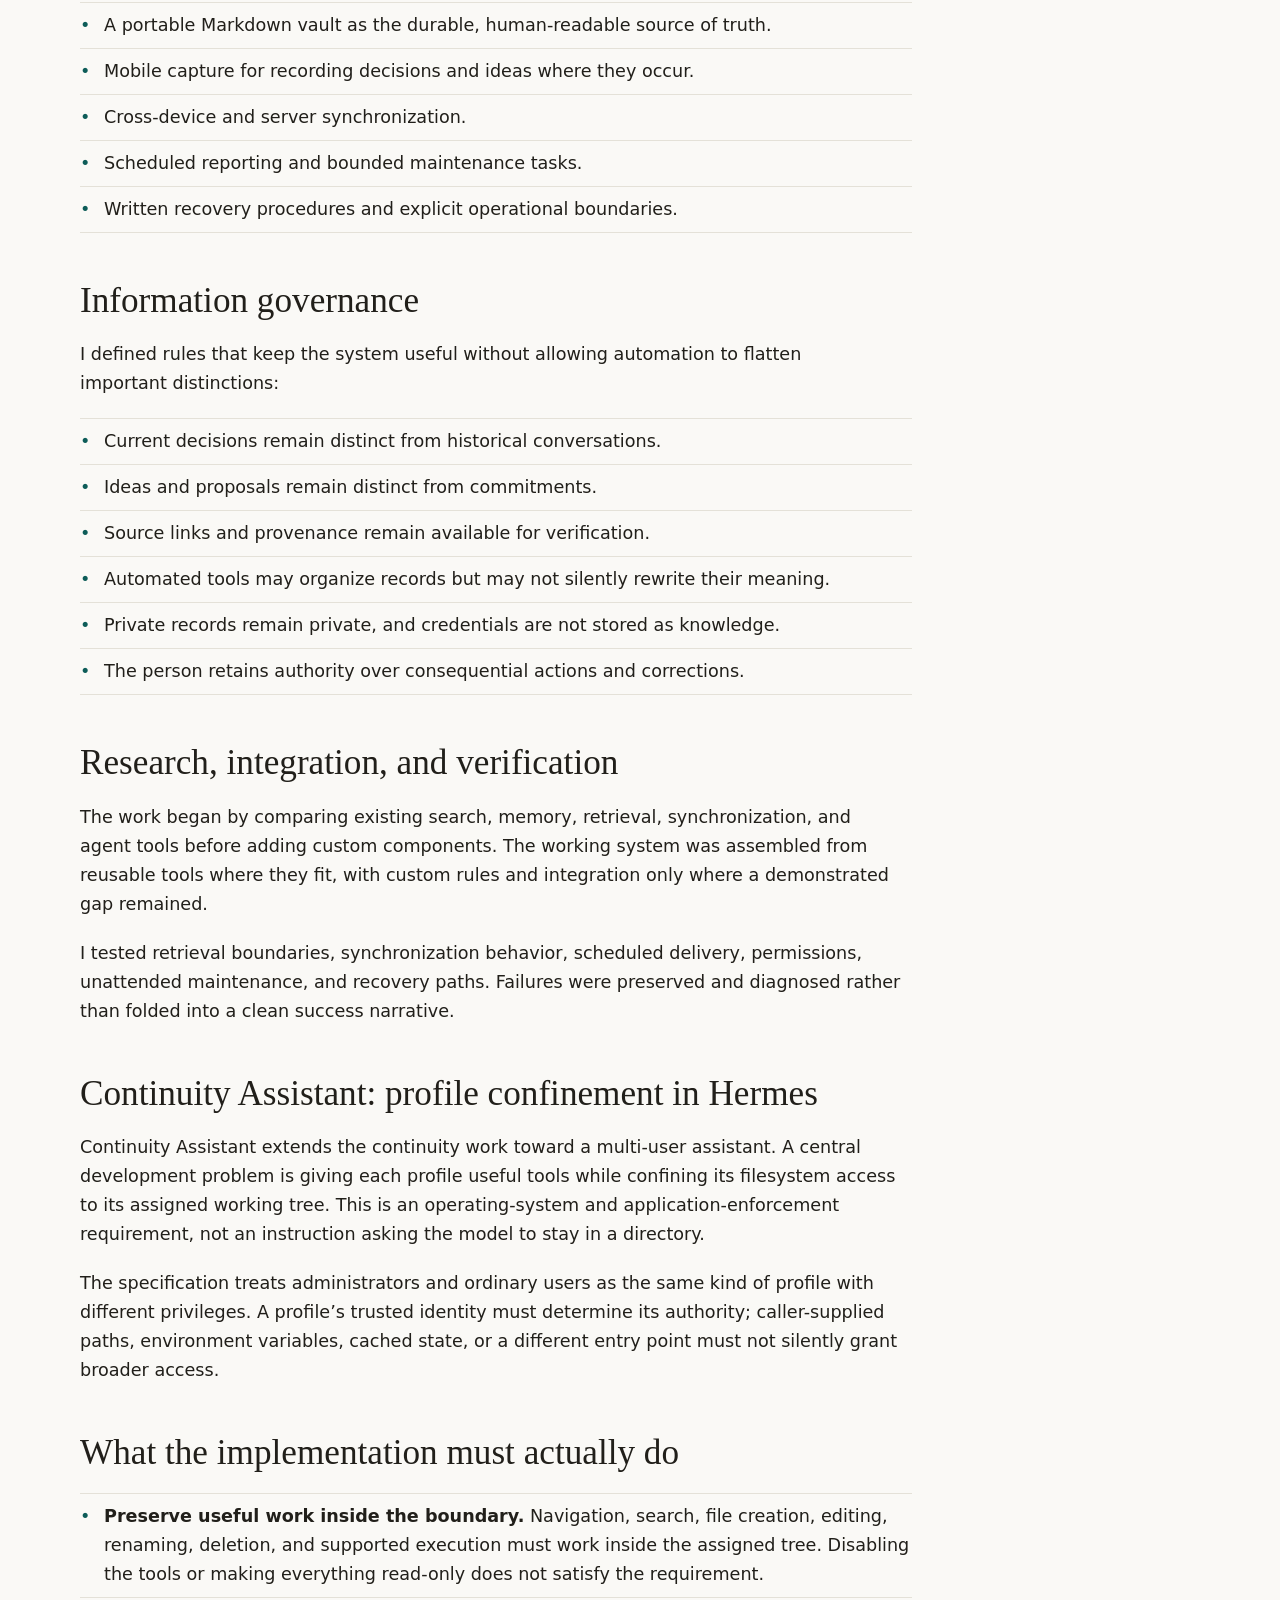
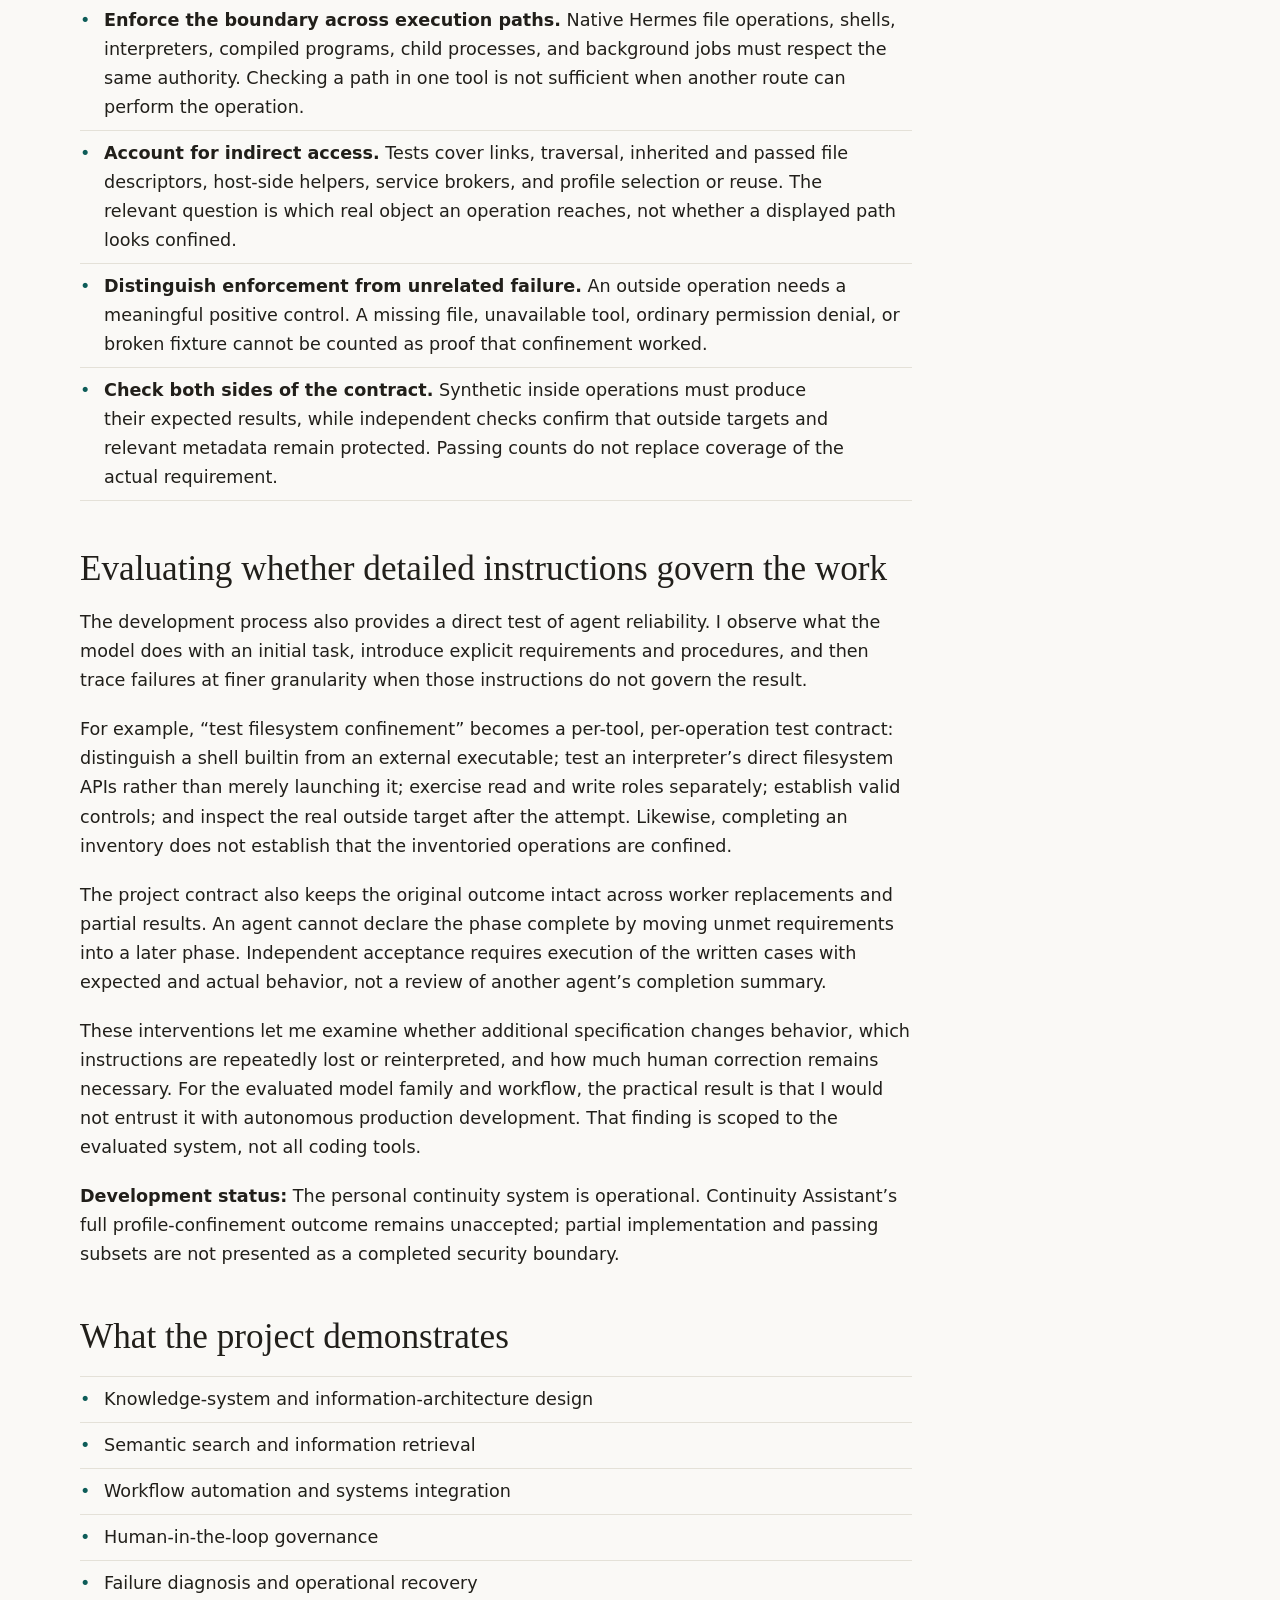
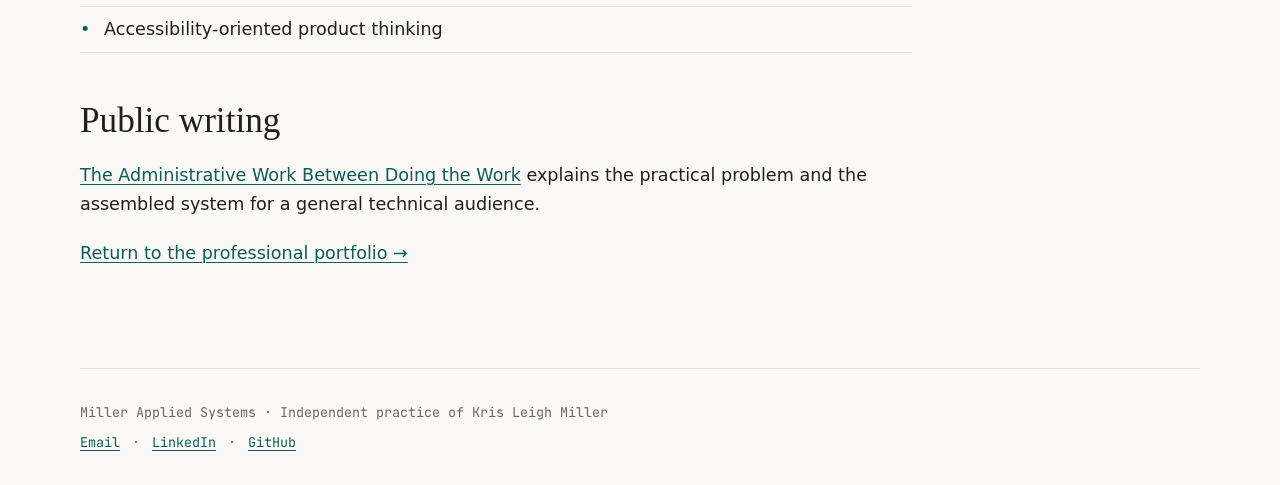
<file: work/continuity.html>
<!DOCTYPE html>
<html lang="en">
<head>
  <meta charset="utf-8">
  <meta name="viewport" content="width=device-width, initial-scale=1">
  <title>Continuity Assistant and Knowledge Systems | Miller Applied Systems</title>
  <meta name="description" content="Cross-agent knowledge systems, Hermes profile confinement, and evaluation of whether autonomous coding agents follow explicit engineering requirements.">
  <link rel="canonical" href="https://millerappliedsystems.com/work/continuity.html">
  <meta property="og:title" content="Continuity Assistant and Knowledge Systems | Miller Applied Systems">
  <meta property="og:description" content="Cross-agent knowledge systems, Hermes profile confinement, and evaluation of whether autonomous coding agents follow explicit engineering requirements.">
  <meta property="og:type" content="website">
  <meta property="og:url" content="https://millerappliedsystems.com/work/continuity.html">
  <meta property="og:image" content="https://millerappliedsystems.com/assets/images/miller-applied-systems.png">
  <meta property="og:image:width" content="1200">
  <meta property="og:image:height" content="630">
  <meta property="og:image:alt" content="Miller Applied Systems. Software development and AI evaluation.">
  <meta name="twitter:card" content="summary_large_image">
  <meta name="twitter:image" content="https://millerappliedsystems.com/assets/images/miller-applied-systems.png">
  <link rel="icon" href="data:image/svg+xml,%3Csvg xmlns='http://www.w3.org/2000/svg' viewBox='0 0 16 16'%3E%3Crect width='16' height='16' rx='3' fill='%230d5c58'/%3E%3Cpath d='M4 8.2l2.6 2.6L12 5.4' stroke='%23faf9f6' stroke-width='1.8' fill='none' stroke-linecap='round' stroke-linejoin='round'/%3E%3C/svg%3E">
  <link rel="preconnect" href="https://api.fontshare.com">
  <link rel="preconnect" href="https://fonts.googleapis.com">
  <link rel="preconnect" href="https://fonts.gstatic.com" crossorigin>
  <link href="https://api.fontshare.com/v2/css?f[]=boska@400,500,600&amp;f[]=satoshi@400,500,700&amp;display=swap" rel="stylesheet">
  <link href="https://fonts.googleapis.com/css2?family=JetBrains+Mono:wght@400;500&amp;display=swap" rel="stylesheet">
  <link rel="stylesheet" href="../assets/css/style.css">

</head>
<body><a class="skip-link" href="#main">Skip to content</a><div class="container"><header class="site-header"><a class="site-brand" href="../index.html" aria-label="Miller Applied Systems, home"><span class="site-name">Miller Applied Systems</span><span class="site-role">Software development · AI evaluation</span></a><nav class="site-nav" aria-label="Primary navigation"><a href="../index.html#work">Work</a><a href="../index.html#capabilities">Capabilities</a><a href="../index.html#writing">Writing</a><a href="../about.html">About</a><a href="../index.html#contact">Contact</a></nav></header><main id="main" class="page-shell prose">
      <p class="breadcrumbs"><a href="../index.html">Home</a> / <a href="../index.html#work">Selected work</a> / Continuity system</p>
      <header class="page-header">
        <p class="page-kicker">Working knowledge system · Assistant development · Agent evaluation</p>
        <h1>Continuity Assistant and Knowledge Systems</h1>
        <p class="lede">From a working cross-agent knowledge system to a multi-user assistant: profile authority, Linux filesystem confinement, and tests of whether coding agents follow detailed engineering requirements.</p>
      </header>

      <dl class="meta-list">
        <dt>Status</dt><dd>Personal knowledge system operational; Continuity Assistant under development</dd>
        <dt>My role</dt><dd>System design, tool research, integration, governance rules, testing, failure diagnosis, and operational documentation</dd>
        <dt>Components</dt><dd>Conversation archives, local semantic retrieval, portable Markdown, mobile capture, synchronization, scheduled reporting, and bounded maintenance</dd>
        <dt>Source</dt><dd>Private personal infrastructure. Public writing describes the system and its design decisions.</dd>
      </dl>

      <div class="status-note">
        <p>The personal continuity system is in daily use. Extending Hermes and developing a multi-user assistant are separate, ongoing projects.</p>
      </div>

      <h2>The problem</h2>
      <p>AI tools could help with individual tasks, but the administrative work between those tasks still fell to the person using them: finding old conversations, moving conclusions into durable notes, remembering what had been decided, synchronizing devices, checking email, and reconstructing where a project stopped.</p>
      <p>The system was designed to hold that thread without silently taking authority over the work.</p>

      <h2>What the working system combines</h2>
      <ul>
        <li>Searchable conversation archives across multiple coding-agent environments.</li>
        <li>Local semantic retrieval for finding related work when the exact wording is unknown.</li>
        <li>A portable Markdown vault as the durable, human-readable source of truth.</li>
        <li>Mobile capture for recording decisions and ideas where they occur.</li>
        <li>Cross-device and server synchronization.</li>
        <li>Scheduled reporting and bounded maintenance tasks.</li>
        <li>Written recovery procedures and explicit operational boundaries.</li>
      </ul>

      <h2>Information governance</h2>
      <p>I defined rules that keep the system useful without allowing automation to flatten important distinctions:</p>
      <ul>
        <li>Current decisions remain distinct from historical conversations.</li>
        <li>Ideas and proposals remain distinct from commitments.</li>
        <li>Source links and provenance remain available for verification.</li>
        <li>Automated tools may organize records but may not silently rewrite their meaning.</li>
        <li>Private records remain private, and credentials are not stored as knowledge.</li>
        <li>The person retains authority over consequential actions and corrections.</li>
      </ul>

      <h2>Research, integration, and verification</h2>
      <p>The work began by comparing existing search, memory, retrieval, synchronization, and agent tools before adding custom components. The working system was assembled from reusable tools where they fit, with custom rules and integration only where a demonstrated gap remained.</p>
      <p>I tested retrieval boundaries, synchronization behavior, scheduled delivery, permissions, unattended maintenance, and recovery paths. Failures were preserved and diagnosed rather than folded into a clean success narrative.</p>

      <h2>Continuity Assistant: profile confinement in Hermes</h2>
<p>Continuity Assistant extends the continuity work toward a multi-user assistant. A central development problem is giving each profile useful tools while confining its filesystem access to its assigned working tree. This is an operating-system and application-enforcement requirement, not an instruction asking the model to stay in a directory.</p>
<p>The specification treats administrators and ordinary users as the same kind of profile with different privileges. A profile’s trusted identity must determine its authority; caller-supplied paths, environment variables, cached state, or a different entry point must not silently grant broader access.</p>
<h2>What the implementation must actually do</h2>
<ul>
<li><strong>Preserve useful work inside the boundary.</strong> Navigation, search, file creation, editing, renaming, deletion, and supported execution must work inside the assigned tree. Disabling the tools or making everything read-only does not satisfy the requirement.</li>
<li><strong>Enforce the boundary across execution paths.</strong> Native Hermes file operations, shells, interpreters, compiled programs, child processes, and background jobs must respect the same authority. Checking a path in one tool is not sufficient when another route can perform the operation.</li>
<li><strong>Account for indirect access.</strong> Tests cover links, traversal, inherited and passed file descriptors, host-side helpers, service brokers, and profile selection or reuse. The relevant question is which real object an operation reaches, not whether a displayed path looks confined.</li>
<li><strong>Distinguish enforcement from unrelated failure.</strong> An outside operation needs a meaningful positive control. A missing file, unavailable tool, ordinary permission denial, or broken fixture cannot be counted as proof that confinement worked.</li>
<li><strong>Check both sides of the contract.</strong> Synthetic inside operations must produce their expected results, while independent checks confirm that outside targets and relevant metadata remain protected. Passing counts do not replace coverage of the actual requirement.</li>
</ul>
<h2>Evaluating whether detailed instructions govern the work</h2>
<p>The development process also provides a direct test of agent reliability. I observe what the model does with an initial task, introduce explicit requirements and procedures, and then trace failures at finer granularity when those instructions do not govern the result.</p>
<p>For example, “test filesystem confinement” becomes a per-tool, per-operation test contract: distinguish a shell builtin from an external executable; test an interpreter’s direct filesystem APIs rather than merely launching it; exercise read and write roles separately; establish valid controls; and inspect the real outside target after the attempt. Likewise, completing an inventory does not establish that the inventoried operations are confined.</p>
<p>The project contract also keeps the original outcome intact across worker replacements and partial results. An agent cannot declare the phase complete by moving unmet requirements into a later phase. Independent acceptance requires execution of the written cases with expected and actual behavior, not a review of another agent’s completion summary.</p>
<p>These interventions let me examine whether additional specification changes behavior, which instructions are repeatedly lost or reinterpreted, and how much human correction remains necessary. For the evaluated model family and workflow, the practical result is that I would not entrust it with autonomous production development. That finding is scoped to the evaluated system, not all coding tools.</p>
<p><strong>Development status:</strong> The personal continuity system is operational. Continuity Assistant’s full profile-confinement outcome remains unaccepted; partial implementation and passing subsets are not presented as a completed security boundary.</p>
<h2>What the project demonstrates</h2>
      <ul>
        <li>Knowledge-system and information-architecture design</li>
        <li>Semantic search and information retrieval</li>
        <li>Workflow automation and systems integration</li>
        <li>Human-in-the-loop governance</li>
        <li>Failure diagnosis and operational recovery</li>
        <li>Accessibility-oriented product thinking</li>
      </ul>

      <h2>Public writing</h2>
      <p><a href="https://medium.com/@krisleighmiller/the-administrative-work-between-doing-the-work-e32c253b9f80">The Administrative Work Between Doing the Work</a> explains the practical problem and the assembled system for a general technical audience.</p>


      <p><a href="../index.html">Return to the professional portfolio <span aria-hidden="true">→</span></a></p>
    </main><footer class="site-footer"><p>Miller Applied Systems · Independent practice of Kris Leigh Miller</p><p class="footer-links"><a href="mailto:kris@millerappliedsystems.com">Email</a><span aria-hidden="true">·</span><a href="https://www.linkedin.com/in/krisleighmiller/">LinkedIn</a><span aria-hidden="true">·</span><a href="https://github.com/krisleighmiller">GitHub</a></p></footer></div></body>
</html>
</file>
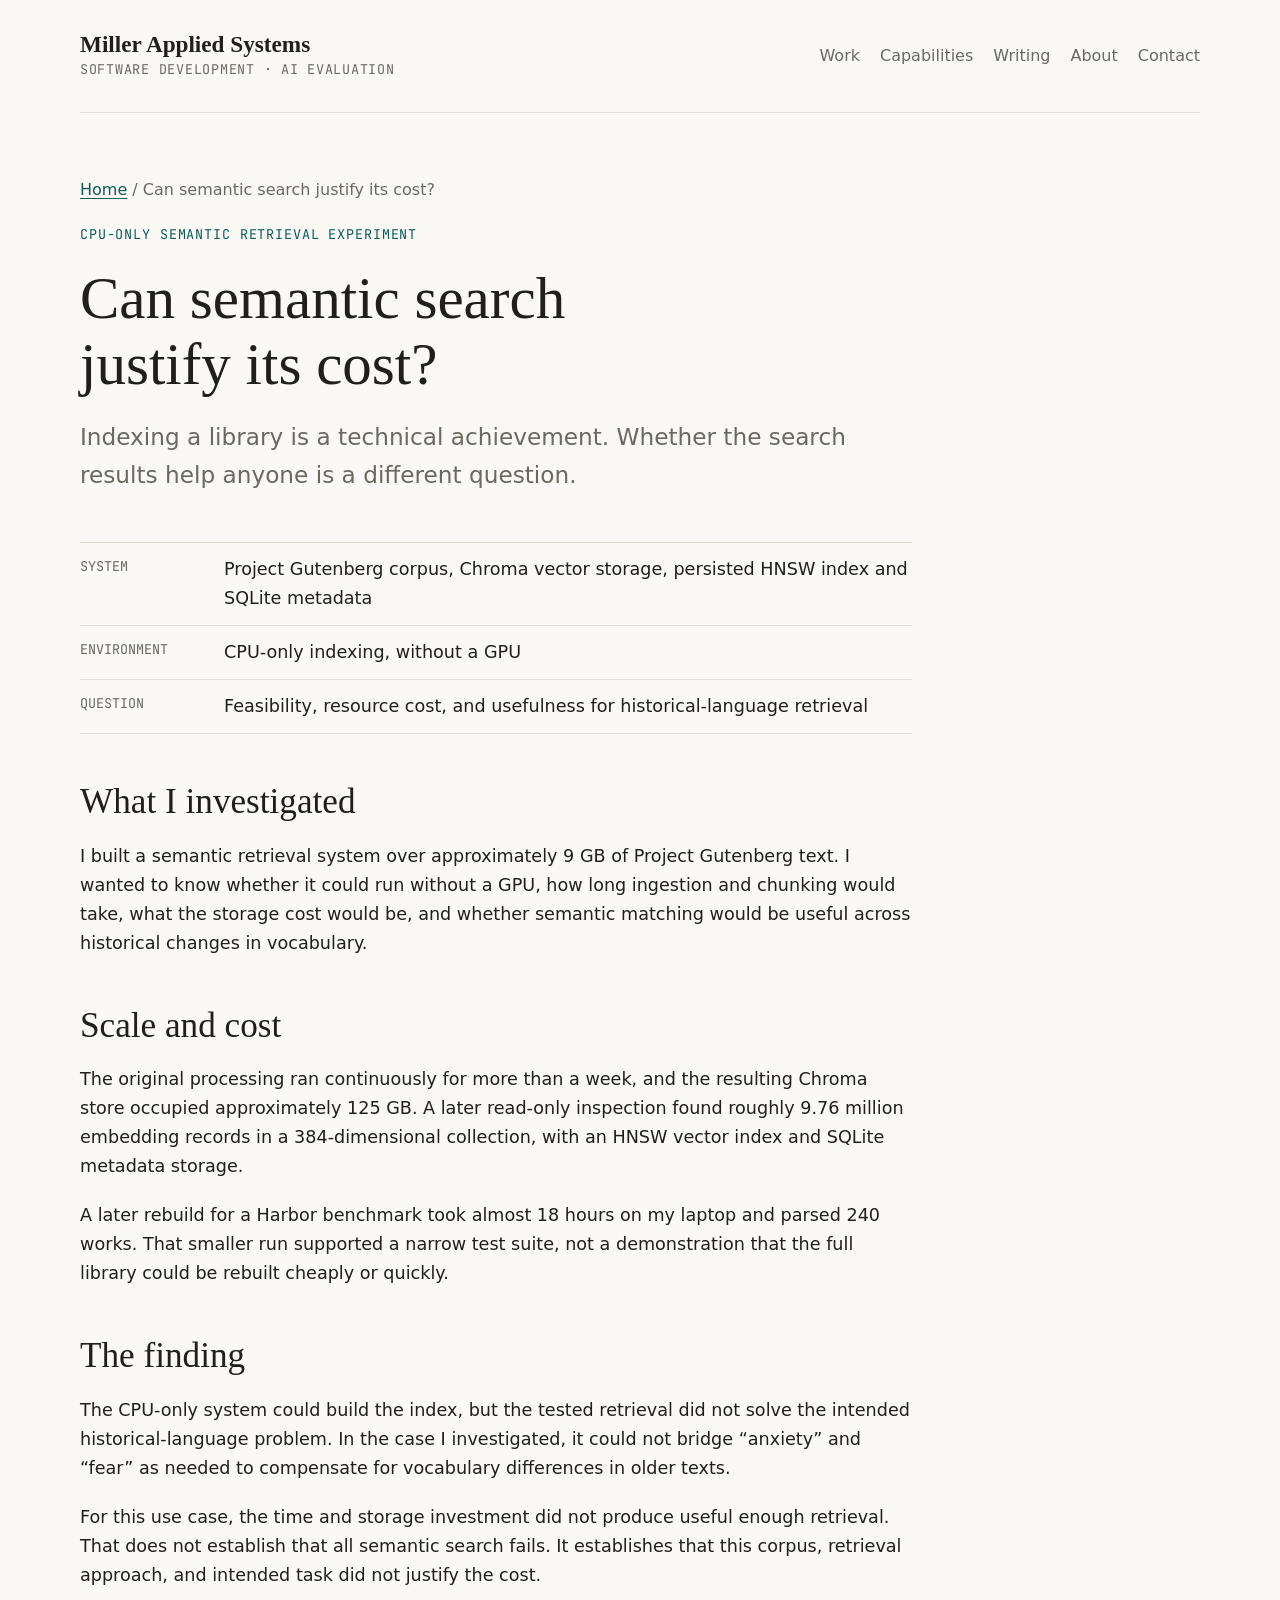
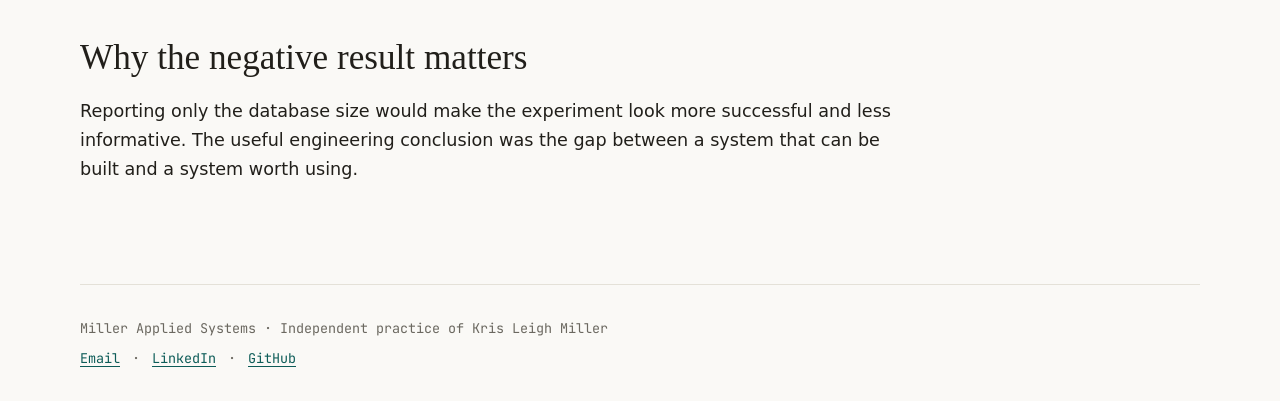
<file: work/semantic-retrieval.html>
<!DOCTYPE html>
<html lang="en">
<head>
  <meta charset="utf-8">
  <meta name="viewport" content="width=device-width, initial-scale=1">
  <title>CPU-only Semantic Retrieval | Miller Applied Systems</title>
  <meta name="description" content="A Chroma and Project Gutenberg experiment investigating GPU-less semantic retrieval, indexing cost, storage requirements, and historical-language usefulness.">
  <link rel="canonical" href="https://millerappliedsystems.com/work/semantic-retrieval.html">
  <meta property="og:title" content="CPU-only Semantic Retrieval | Miller Applied Systems">
  <meta property="og:description" content="A Chroma and Project Gutenberg experiment investigating GPU-less semantic retrieval, indexing cost, storage requirements, and historical-language usefulness.">
  <meta property="og:type" content="website">
  <meta property="og:url" content="https://millerappliedsystems.com/work/semantic-retrieval.html">
  <meta property="og:image" content="https://millerappliedsystems.com/assets/images/miller-applied-systems.png">
  <meta property="og:image:width" content="1200">
  <meta property="og:image:height" content="630">
  <meta property="og:image:alt" content="Miller Applied Systems. Software development and AI evaluation.">
  <meta name="twitter:card" content="summary_large_image">
  <meta name="twitter:image" content="https://millerappliedsystems.com/assets/images/miller-applied-systems.png">
  <link rel="icon" href="data:image/svg+xml,%3Csvg xmlns='http://www.w3.org/2000/svg' viewBox='0 0 16 16'%3E%3Crect width='16' height='16' rx='3' fill='%230d5c58'/%3E%3Cpath d='M4 8.2l2.6 2.6L12 5.4' stroke='%23faf9f6' stroke-width='1.8' fill='none' stroke-linecap='round' stroke-linejoin='round'/%3E%3C/svg%3E">
  <link rel="preconnect" href="https://api.fontshare.com">
  <link rel="preconnect" href="https://fonts.googleapis.com">
  <link rel="preconnect" href="https://fonts.gstatic.com" crossorigin>
  <link href="https://api.fontshare.com/v2/css?f[]=boska@400,500,600&amp;f[]=satoshi@400,500,700&amp;display=swap" rel="stylesheet">
  <link href="https://fonts.googleapis.com/css2?family=JetBrains+Mono:wght@400;500&amp;display=swap" rel="stylesheet">
  <link rel="stylesheet" href="../assets/css/style.css">

</head>
<body><a class="skip-link" href="#main">Skip to content</a><div class="container"><header class="site-header"><a class="site-brand" href="../index.html" aria-label="Miller Applied Systems, home"><span class="site-name">Miller Applied Systems</span><span class="site-role">Software development · AI evaluation</span></a><nav class="site-nav" aria-label="Primary navigation"><a href="../index.html#work">Work</a><a href="../index.html#capabilities">Capabilities</a><a href="../index.html#writing">Writing</a><a href="../about.html">About</a><a href="../index.html#contact">Contact</a></nav></header><main id="main" class="page-shell prose"><p class="breadcrumbs"><a href="../index.html">Home</a> / Can semantic search justify its cost?</p><header class="page-header"><p class="page-kicker">CPU-only semantic retrieval experiment</p><h1>Can semantic search justify its cost?</h1><p class="lede">Indexing a library is a technical achievement. Whether the search results help anyone is a different question.</p></header><dl class="meta-list"><dt>System</dt><dd>Project Gutenberg corpus, Chroma vector storage, persisted HNSW index and SQLite metadata</dd><dt>Environment</dt><dd>CPU-only indexing, without a GPU</dd><dt>Question</dt><dd>Feasibility, resource cost, and usefulness for historical-language retrieval</dd></dl><h2>What I investigated</h2><p>I built a semantic retrieval system over approximately 9 GB of Project Gutenberg text. I wanted to know whether it could run without a GPU, how long ingestion and chunking would take, what the storage cost would be, and whether semantic matching would be useful across historical changes in vocabulary.</p><h2>Scale and cost</h2><p>The original processing ran continuously for more than a week, and the resulting Chroma store occupied approximately 125 GB. A later read-only inspection found roughly 9.76 million embedding records in a 384-dimensional collection, with an HNSW vector index and SQLite metadata storage.</p><p>A later rebuild for a Harbor benchmark took almost 18 hours on my laptop and parsed 240 works. That smaller run supported a narrow test suite, not a demonstration that the full library could be rebuilt cheaply or quickly.</p><h2>The finding</h2><p>The CPU-only system could build the index, but the tested retrieval did not solve the intended historical-language problem. In the case I investigated, it could not bridge “anxiety” and “fear” as needed to compensate for vocabulary differences in older texts.</p><p>For this use case, the time and storage investment did not produce useful enough retrieval. That does not establish that all semantic search fails. It establishes that this corpus, retrieval approach, and intended task did not justify the cost.</p><h2>Why the negative result matters</h2><p>Reporting only the database size would make the experiment look more successful and less informative. The useful engineering conclusion was the gap between a system that can be built and a system worth using.</p></main><footer class="site-footer"><p>Miller Applied Systems · Independent practice of Kris Leigh Miller</p><p class="footer-links"><a href="mailto:kris@millerappliedsystems.com">Email</a><span aria-hidden="true">·</span><a href="https://www.linkedin.com/in/krisleighmiller/">LinkedIn</a><span aria-hidden="true">·</span><a href="https://github.com/krisleighmiller">GitHub</a></p></footer></div></body>
</html>
</file>
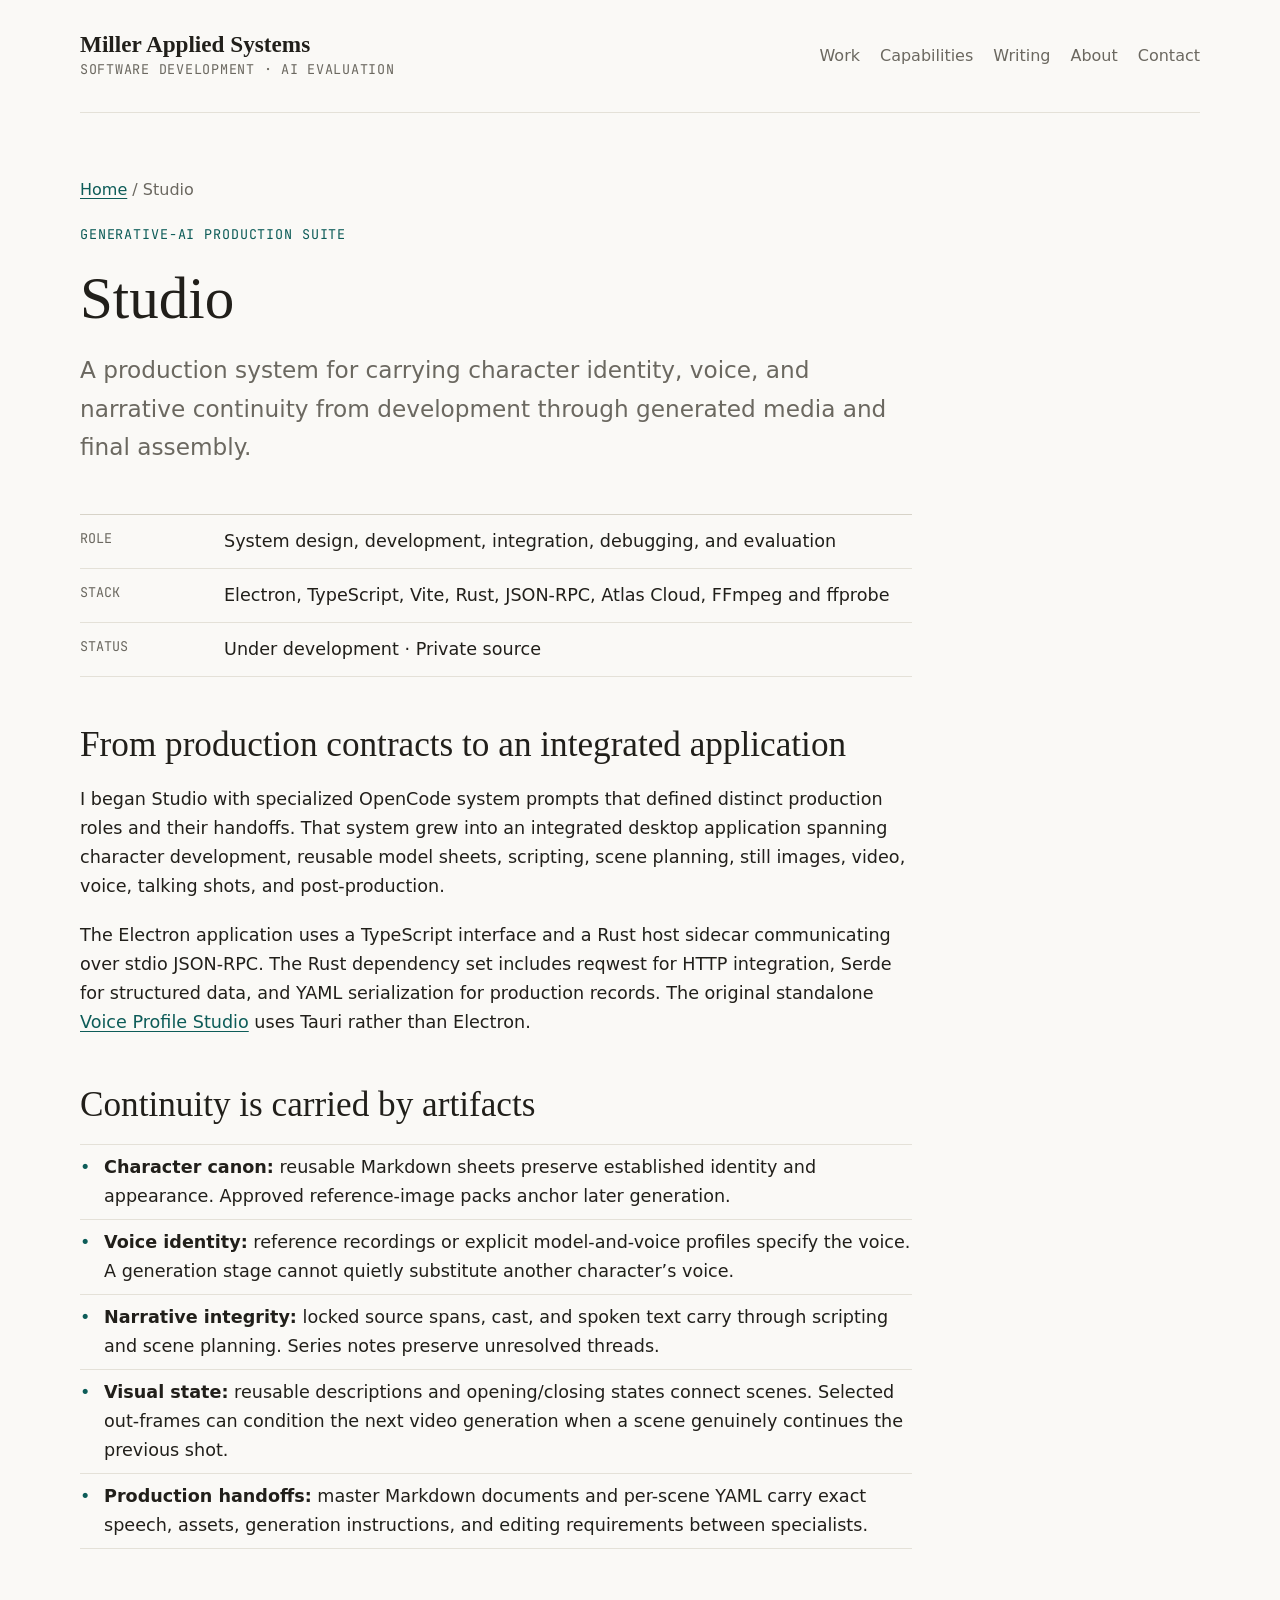
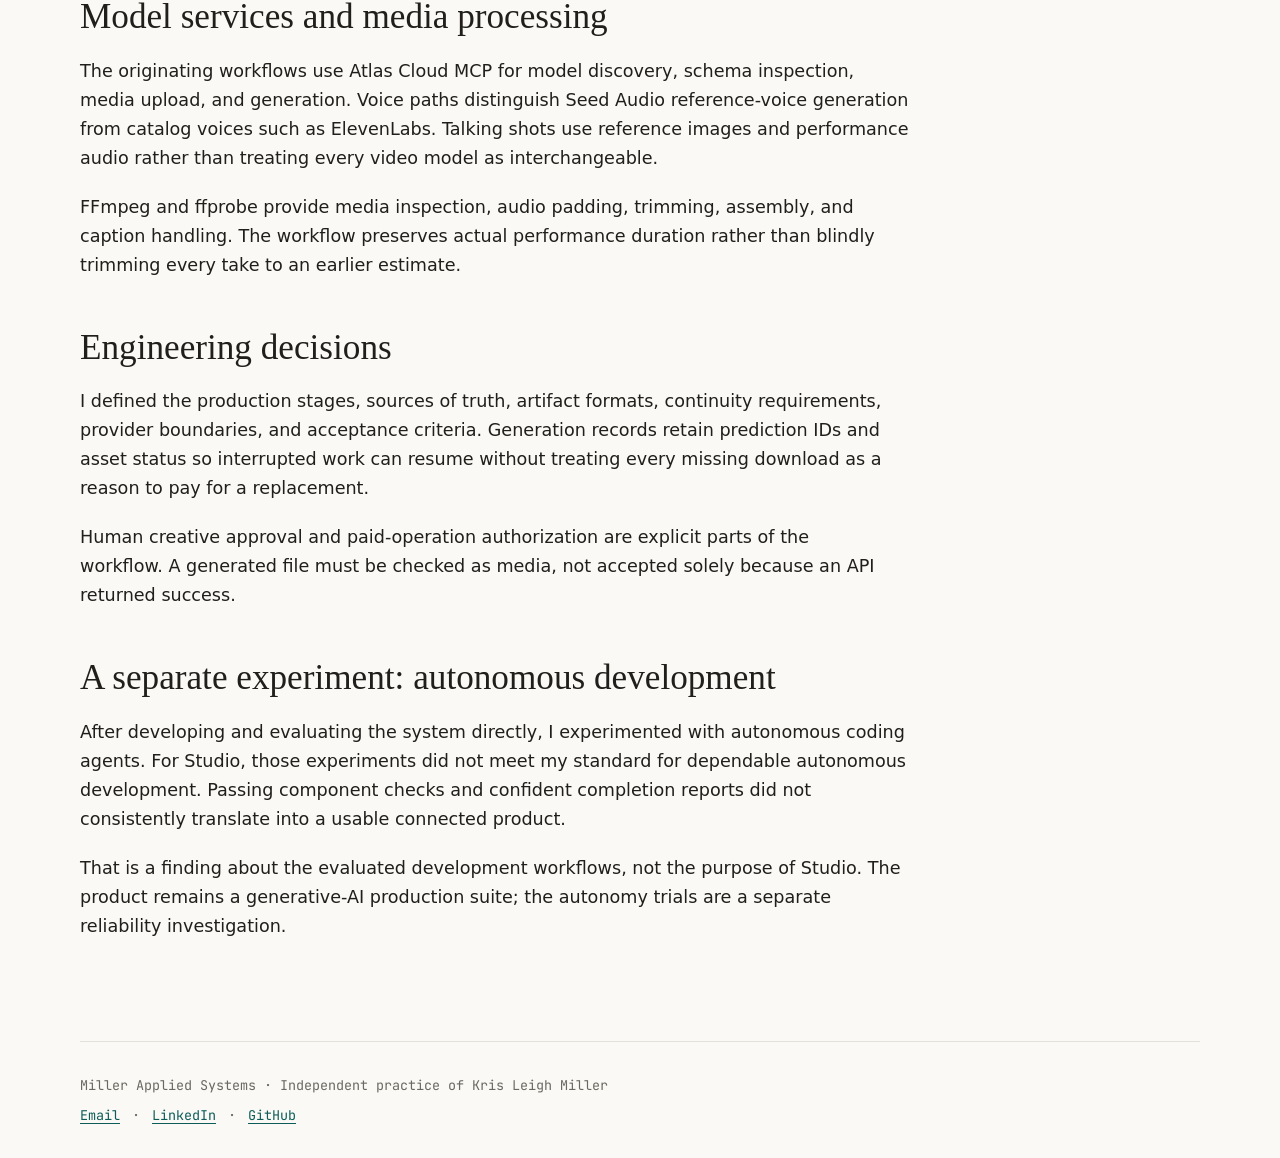
<file: work/studio.html>
<!DOCTYPE html>
<html lang="en">
<head>
  <meta charset="utf-8">
  <meta name="viewport" content="width=device-width, initial-scale=1">
  <title>Studio | Miller Applied Systems</title>
  <meta name="description" content="Studio is a private Electron, TypeScript, and Rust generative-AI production suite designed around character, voice, and narrative continuity.">
  <link rel="canonical" href="https://millerappliedsystems.com/work/studio.html">
  <meta property="og:title" content="Studio | Miller Applied Systems">
  <meta property="og:description" content="Studio is a private Electron, TypeScript, and Rust generative-AI production suite designed around character, voice, and narrative continuity.">
  <meta property="og:type" content="website">
  <meta property="og:url" content="https://millerappliedsystems.com/work/studio.html">
  <meta property="og:image" content="https://millerappliedsystems.com/assets/images/miller-applied-systems.png">
  <meta property="og:image:width" content="1200">
  <meta property="og:image:height" content="630">
  <meta property="og:image:alt" content="Miller Applied Systems. Software development and AI evaluation.">
  <meta name="twitter:card" content="summary_large_image">
  <meta name="twitter:image" content="https://millerappliedsystems.com/assets/images/miller-applied-systems.png">
  <link rel="icon" href="data:image/svg+xml,%3Csvg xmlns='http://www.w3.org/2000/svg' viewBox='0 0 16 16'%3E%3Crect width='16' height='16' rx='3' fill='%230d5c58'/%3E%3Cpath d='M4 8.2l2.6 2.6L12 5.4' stroke='%23faf9f6' stroke-width='1.8' fill='none' stroke-linecap='round' stroke-linejoin='round'/%3E%3C/svg%3E">
  <link rel="preconnect" href="https://api.fontshare.com">
  <link rel="preconnect" href="https://fonts.googleapis.com">
  <link rel="preconnect" href="https://fonts.gstatic.com" crossorigin>
  <link href="https://api.fontshare.com/v2/css?f[]=boska@400,500,600&amp;f[]=satoshi@400,500,700&amp;display=swap" rel="stylesheet">
  <link href="https://fonts.googleapis.com/css2?family=JetBrains+Mono:wght@400;500&amp;display=swap" rel="stylesheet">
  <link rel="stylesheet" href="../assets/css/style.css">

</head>
<body><a class="skip-link" href="#main">Skip to content</a><div class="container"><header class="site-header"><a class="site-brand" href="../index.html" aria-label="Miller Applied Systems, home"><span class="site-name">Miller Applied Systems</span><span class="site-role">Software development · AI evaluation</span></a><nav class="site-nav" aria-label="Primary navigation"><a href="../index.html#work">Work</a><a href="../index.html#capabilities">Capabilities</a><a href="../index.html#writing">Writing</a><a href="../about.html">About</a><a href="../index.html#contact">Contact</a></nav></header><main id="main" class="page-shell prose"><p class="breadcrumbs"><a href="../index.html">Home</a> / Studio</p><header class="page-header"><p class="page-kicker">Generative-AI production suite</p><h1>Studio</h1><p class="lede">A production system for carrying character identity, voice, and narrative continuity from development through generated media and final assembly.</p></header><dl class="meta-list"><dt>Role</dt><dd>System design, development, integration, debugging, and evaluation</dd><dt>Stack</dt><dd>Electron, TypeScript, Vite, Rust, JSON-RPC, Atlas Cloud, FFmpeg and ffprobe</dd><dt>Status</dt><dd>Under development · Private source</dd></dl><h2>From production contracts to an integrated application</h2><p>I began Studio with specialized OpenCode system prompts that defined distinct production roles and their handoffs. That system grew into an integrated desktop application spanning character development, reusable model sheets, scripting, scene planning, still images, video, voice, talking shots, and post-production.</p><p>The Electron application uses a TypeScript interface and a Rust host sidecar communicating over stdio JSON-RPC. The Rust dependency set includes reqwest for HTTP integration, Serde for structured data, and YAML serialization for production records. The original standalone <a href="voice-profile-studio.html">Voice Profile Studio</a> uses Tauri rather than Electron.</p><h2>Continuity is carried by artifacts</h2><ul><li><strong>Character canon:</strong> reusable Markdown sheets preserve established identity and appearance. Approved reference-image packs anchor later generation.</li><li><strong>Voice identity:</strong> reference recordings or explicit model-and-voice profiles specify the voice. A generation stage cannot quietly substitute another character’s voice.</li><li><strong>Narrative integrity:</strong> locked source spans, cast, and spoken text carry through scripting and scene planning. Series notes preserve unresolved threads.</li><li><strong>Visual state:</strong> reusable descriptions and opening/closing states connect scenes. Selected out-frames can condition the next video generation when a scene genuinely continues the previous shot.</li><li><strong>Production handoffs:</strong> master Markdown documents and per-scene YAML carry exact speech, assets, generation instructions, and editing requirements between specialists.</li></ul><h2>Model services and media processing</h2><p>The originating workflows use Atlas Cloud MCP for model discovery, schema inspection, media upload, and generation. Voice paths distinguish Seed Audio reference-voice generation from catalog voices such as ElevenLabs. Talking shots use reference images and performance audio rather than treating every video model as interchangeable.</p><p>FFmpeg and ffprobe provide media inspection, audio padding, trimming, assembly, and caption handling. The workflow preserves actual performance duration rather than blindly trimming every take to an earlier estimate.</p><h2>Engineering decisions</h2><p>I defined the production stages, sources of truth, artifact formats, continuity requirements, provider boundaries, and acceptance criteria. Generation records retain prediction IDs and asset status so interrupted work can resume without treating every missing download as a reason to pay for a replacement.</p><p>Human creative approval and paid-operation authorization are explicit parts of the workflow. A generated file must be checked as media, not accepted solely because an API returned success.</p><h2>A separate experiment: autonomous development</h2><p>After developing and evaluating the system directly, I experimented with autonomous coding agents. For Studio, those experiments did not meet my standard for dependable autonomous development. Passing component checks and confident completion reports did not consistently translate into a usable connected product.</p><p>That is a finding about the evaluated development workflows, not the purpose of Studio. The product remains a generative-AI production suite; the autonomy trials are a separate reliability investigation.</p></main><footer class="site-footer"><p>Miller Applied Systems · Independent practice of Kris Leigh Miller</p><p class="footer-links"><a href="mailto:kris@millerappliedsystems.com">Email</a><span aria-hidden="true">·</span><a href="https://www.linkedin.com/in/krisleighmiller/">LinkedIn</a><span aria-hidden="true">·</span><a href="https://github.com/krisleighmiller">GitHub</a></p></footer></div></body>
</html>
</file>
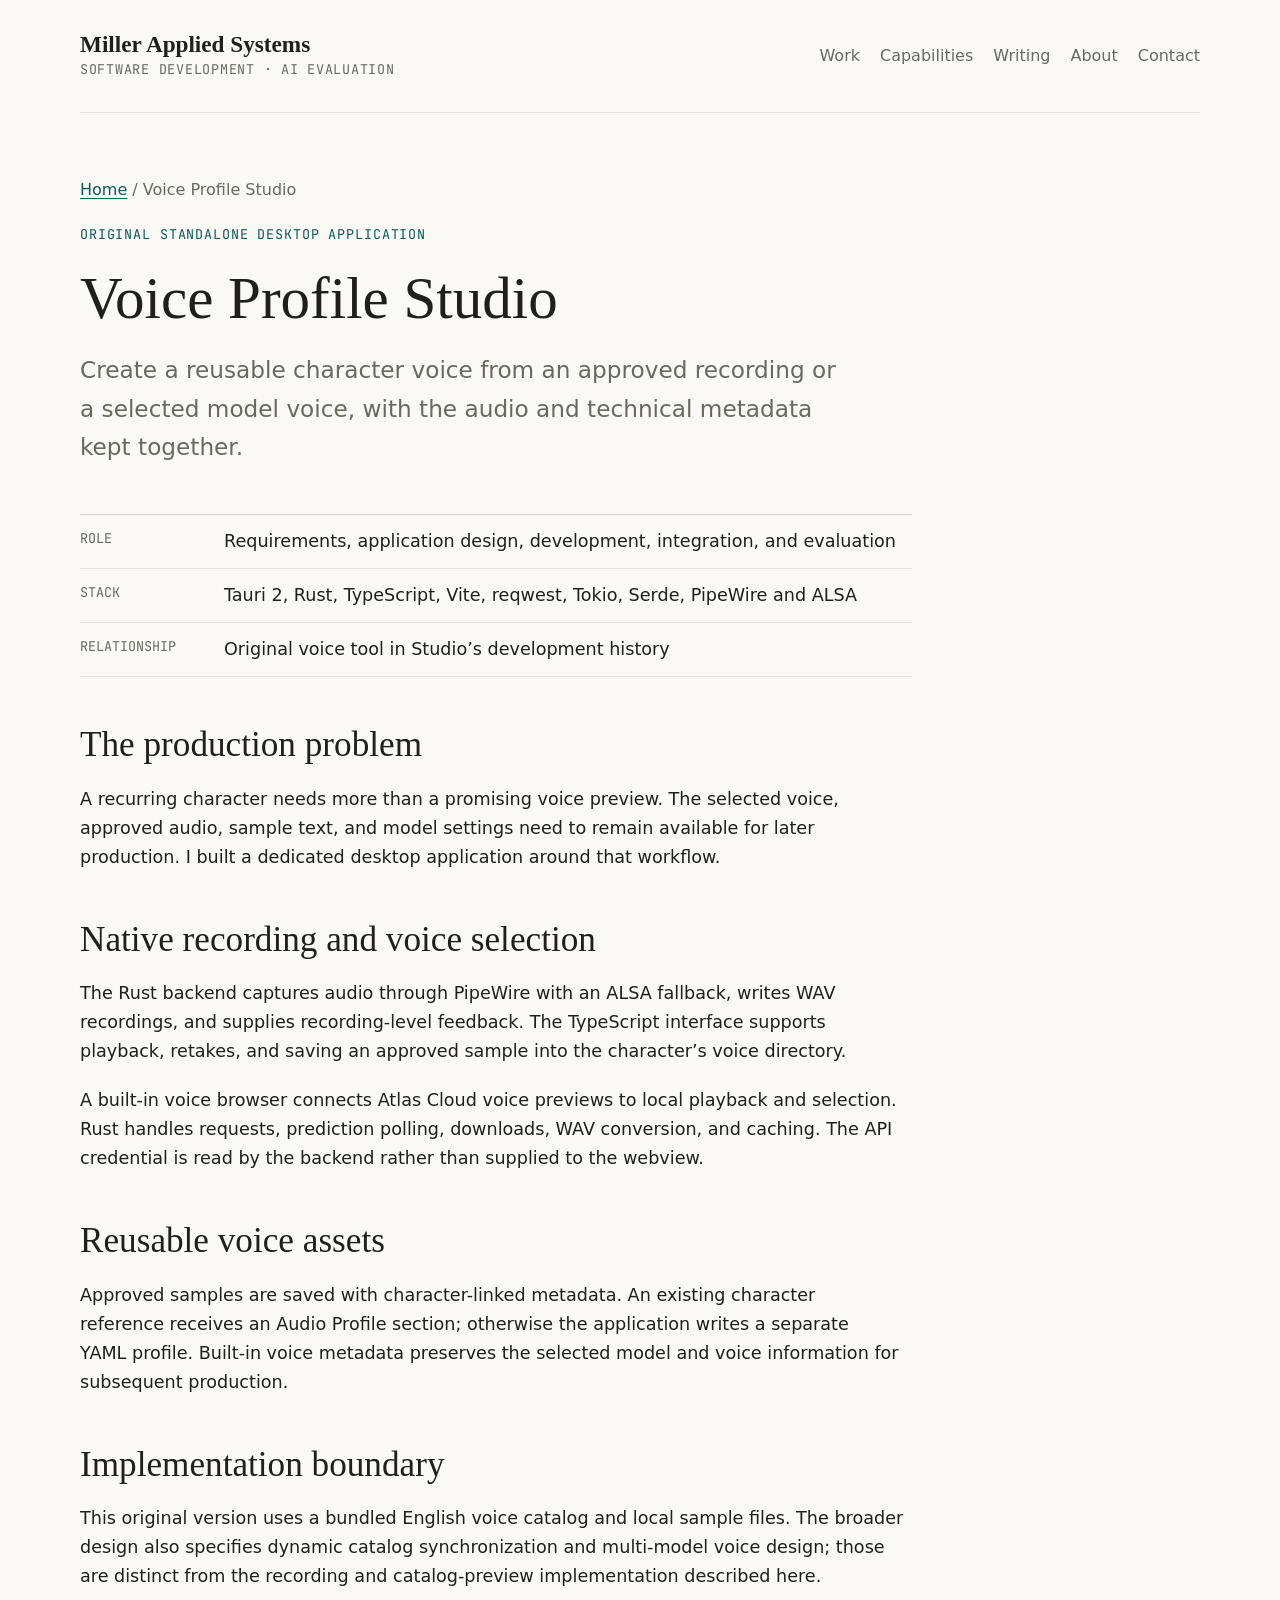
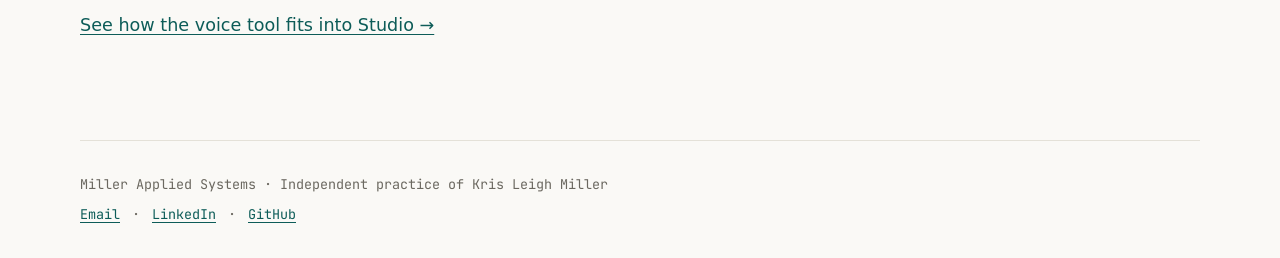
<file: work/voice-profile-studio.html>
<!DOCTYPE html>
<html lang="en">
<head>
  <meta charset="utf-8">
  <meta name="viewport" content="width=device-width, initial-scale=1">
  <title>Voice Profile Studio | Miller Applied Systems</title>
  <meta name="description" content="A Tauri, Rust, and TypeScript desktop application for character voice recording, Atlas Cloud voice previews, and reusable voice assets.">
  <link rel="canonical" href="https://millerappliedsystems.com/work/voice-profile-studio.html">
  <meta property="og:title" content="Voice Profile Studio | Miller Applied Systems">
  <meta property="og:description" content="A Tauri, Rust, and TypeScript desktop application for character voice recording, Atlas Cloud voice previews, and reusable voice assets.">
  <meta property="og:type" content="website">
  <meta property="og:url" content="https://millerappliedsystems.com/work/voice-profile-studio.html">
  <meta property="og:image" content="https://millerappliedsystems.com/assets/images/miller-applied-systems.png">
  <meta property="og:image:width" content="1200">
  <meta property="og:image:height" content="630">
  <meta property="og:image:alt" content="Miller Applied Systems. Software development and AI evaluation.">
  <meta name="twitter:card" content="summary_large_image">
  <meta name="twitter:image" content="https://millerappliedsystems.com/assets/images/miller-applied-systems.png">
  <link rel="icon" href="data:image/svg+xml,%3Csvg xmlns='http://www.w3.org/2000/svg' viewBox='0 0 16 16'%3E%3Crect width='16' height='16' rx='3' fill='%230d5c58'/%3E%3Cpath d='M4 8.2l2.6 2.6L12 5.4' stroke='%23faf9f6' stroke-width='1.8' fill='none' stroke-linecap='round' stroke-linejoin='round'/%3E%3C/svg%3E">
  <link rel="preconnect" href="https://api.fontshare.com">
  <link rel="preconnect" href="https://fonts.googleapis.com">
  <link rel="preconnect" href="https://fonts.gstatic.com" crossorigin>
  <link href="https://api.fontshare.com/v2/css?f[]=boska@400,500,600&amp;f[]=satoshi@400,500,700&amp;display=swap" rel="stylesheet">
  <link href="https://fonts.googleapis.com/css2?family=JetBrains+Mono:wght@400;500&amp;display=swap" rel="stylesheet">
  <link rel="stylesheet" href="../assets/css/style.css">

</head>
<body><a class="skip-link" href="#main">Skip to content</a><div class="container"><header class="site-header"><a class="site-brand" href="../index.html" aria-label="Miller Applied Systems, home"><span class="site-name">Miller Applied Systems</span><span class="site-role">Software development · AI evaluation</span></a><nav class="site-nav" aria-label="Primary navigation"><a href="../index.html#work">Work</a><a href="../index.html#capabilities">Capabilities</a><a href="../index.html#writing">Writing</a><a href="../about.html">About</a><a href="../index.html#contact">Contact</a></nav></header><main id="main" class="page-shell prose"><p class="breadcrumbs"><a href="../index.html">Home</a> / Voice Profile Studio</p><header class="page-header"><p class="page-kicker">Original standalone desktop application</p><h1>Voice Profile Studio</h1><p class="lede">Create a reusable character voice from an approved recording or a selected model voice, with the audio and technical metadata kept together.</p></header><dl class="meta-list"><dt>Role</dt><dd>Requirements, application design, development, integration, and evaluation</dd><dt>Stack</dt><dd>Tauri 2, Rust, TypeScript, Vite, reqwest, Tokio, Serde, PipeWire and ALSA</dd><dt>Relationship</dt><dd>Original voice tool in Studio’s development history</dd></dl><h2>The production problem</h2><p>A recurring character needs more than a promising voice preview. The selected voice, approved audio, sample text, and model settings need to remain available for later production. I built a dedicated desktop application around that workflow.</p><h2>Native recording and voice selection</h2><p>The Rust backend captures audio through PipeWire with an ALSA fallback, writes WAV recordings, and supplies recording-level feedback. The TypeScript interface supports playback, retakes, and saving an approved sample into the character’s voice directory.</p><p>A built-in voice browser connects Atlas Cloud voice previews to local playback and selection. Rust handles requests, prediction polling, downloads, WAV conversion, and caching. The API credential is read by the backend rather than supplied to the webview.</p><h2>Reusable voice assets</h2><p>Approved samples are saved with character-linked metadata. An existing character reference receives an Audio Profile section; otherwise the application writes a separate YAML profile. Built-in voice metadata preserves the selected model and voice information for subsequent production.</p><h2>Implementation boundary</h2><p>This original version uses a bundled English voice catalog and local sample files. The broader design also specifies dynamic catalog synchronization and multi-model voice design; those are distinct from the recording and catalog-preview implementation described here.</p><p><a href="studio.html">See how the voice tool fits into Studio →</a></p></main><footer class="site-footer"><p>Miller Applied Systems · Independent practice of Kris Leigh Miller</p><p class="footer-links"><a href="mailto:kris@millerappliedsystems.com">Email</a><span aria-hidden="true">·</span><a href="https://www.linkedin.com/in/krisleighmiller/">LinkedIn</a><span aria-hidden="true">·</span><a href="https://github.com/krisleighmiller">GitHub</a></p></footer></div></body>
</html>
</file>
<file: assets/css/style.css>
/* ============================================================
   Miller Applied Systems: Software Development and AI Evaluation
   Paper-and-ink report aesthetic: warm paper, ink text,
   one verification-teal accent, serif display + mono labels.
   ============================================================ */

:root {
  --color-bg: #faf9f6;
  --color-surface: #f2f0ea;
  --color-divider: #e4e1d8;
  --color-border: #d7d3c8;
  --color-text: #211f1a;
  --color-text-muted: #6b6860;
  --color-text-faint: #6b6860;
  --color-primary: #0d5c58;
  --color-primary-hover: #083f3c;
  --color-primary-soft: #e1eeeb;

  --text-xs: clamp(0.74rem, 0.7rem + 0.2vw, 0.84rem);
  --text-sm: clamp(0.875rem, 0.82rem + 0.25vw, 1rem);
  --text-base: clamp(1rem, 0.96rem + 0.2vw, 1.1rem);
  --text-lg: clamp(1.15rem, 1rem + 0.65vw, 1.45rem);
  --text-xl: clamp(1.55rem, 1.25rem + 1.2vw, 2.2rem);
  --text-2xl: clamp(2.15rem, 1.45rem + 2.8vw, 4rem);

  --space-1: 0.25rem;
  --space-2: 0.5rem;
  --space-3: 0.75rem;
  --space-4: 1rem;
  --space-5: 1.25rem;
  --space-6: 1.5rem;
  --space-8: 2rem;
  --space-10: 2.5rem;
  --space-12: 3rem;
  --space-16: 4rem;
  --space-20: 5rem;
  --space-24: 6rem;

  --font-display: 'Boska', 'Iowan Old Style', Georgia, serif;
  --font-body: system-ui, -apple-system, BlinkMacSystemFont, 'Segoe UI', Arial, sans-serif;
  --font-mono: 'JetBrains Mono', 'SFMono-Regular', Menlo, monospace;
  --transition-interactive: 180ms cubic-bezier(0.16, 1, 0.3, 1);
}

*, *::before, *::after { box-sizing: border-box; margin: 0; padding: 0; }

html {
  -webkit-text-size-adjust: none;
  text-size-adjust: none;
  -webkit-font-smoothing: antialiased;
  -moz-osx-font-smoothing: grayscale;
  text-rendering: optimizeLegibility;
  scroll-behavior: smooth;
  scroll-padding-top: var(--space-8);
}

body {
  min-height: 100dvh;
  line-height: 1.65;
  font-family: var(--font-body);
  font-size: var(--text-base);
  color: var(--color-text);
  background: var(--color-bg);
}

img, svg, video, canvas { display: block; max-width: 100%; }
input, button, textarea, select { font: inherit; color: inherit; }
h1, h2, h3, h4 { text-wrap: balance; line-height: 1.12; font-weight: 500; }
p, li, figcaption { text-wrap: pretty; }

::selection { background: color-mix(in oklab, var(--color-primary) 22%, transparent); }
:focus-visible { outline: 2px solid var(--color-primary); outline-offset: 3px; }

@media (prefers-reduced-motion: reduce) {
  *, *::before, *::after {
    animation-duration: 0.01ms !important;
    animation-iteration-count: 1 !important;
    transition-duration: 0.01ms !important;
    scroll-behavior: auto !important;
  }
}

a {
  color: var(--color-primary);
  text-decoration-thickness: 1px;
  text-underline-offset: 3px;
  transition: color var(--transition-interactive), border-color var(--transition-interactive), background-color var(--transition-interactive);
}
a:hover { color: var(--color-primary-hover); }

.skip-link {
  position: absolute;
  left: -9999px;
  top: var(--space-2);
  background: var(--color-bg);
  color: var(--color-primary);
  padding: var(--space-2) var(--space-4);
  border: 1px solid var(--color-border);
  z-index: 100;
  font-size: var(--text-sm);
}
.skip-link:focus { left: var(--space-4); }

.container {
  width: min(100% - 2.5rem, 70rem);
  margin-inline: auto;
}

.site-header {
  display: flex;
  justify-content: space-between;
  align-items: center;
  gap: var(--space-6);
  padding-block: var(--space-8);
  border-bottom: 1px solid var(--color-divider);
}

.site-brand { display: flex; flex-direction: column; color: inherit; text-decoration: none; }
.site-brand:hover { color: inherit; }
.site-name { font-family: var(--font-display); font-size: var(--text-lg); font-weight: 600; line-height: 1.1; }
.site-role {
  font-family: var(--font-mono);
  font-size: var(--text-xs);
  letter-spacing: 0.055em;
  text-transform: uppercase;
  color: var(--color-text-muted);
}

.site-nav { display: flex; flex-wrap: wrap; justify-content: flex-end; gap: var(--space-2) var(--space-5); }
.site-nav a { color: var(--color-text-muted); font-size: var(--text-sm); text-decoration: none; }
.site-nav a:hover { color: var(--color-primary); }

main { padding-block: var(--space-16) var(--space-20); }
section { margin-block-end: var(--space-24); }

.hero { max-width: 62rem; margin-block-end: var(--space-24); }
.eyebrow, .section-label, .project-type, .project-status, .publication, .card-index, .page-kicker {
  font-family: var(--font-mono);
  font-size: var(--text-xs);
  letter-spacing: 0.065em;
  text-transform: uppercase;
}
.eyebrow, .section-label, .page-kicker { color: var(--color-primary); margin-block-end: var(--space-4); }
.hero h1 { max-width: 17ch; font-family: var(--font-display); font-size: var(--text-2xl); letter-spacing: -0.015em; margin-block-end: var(--space-6); }
.hero .lede { max-width: 67ch; color: var(--color-text-muted); font-size: var(--text-lg); line-height: 1.55; }

.actions { display: flex; flex-wrap: wrap; align-items: center; gap: var(--space-4) var(--space-6); margin-block-start: var(--space-8); }
.button {
  display: inline-block;
  background: var(--color-primary);
  border: 1px solid var(--color-primary);
  color: var(--color-bg);
  padding: 0.72rem 1.05rem;
  text-decoration: none;
  font-weight: 700;
}
.button:hover { background: var(--color-primary-hover); border-color: var(--color-primary-hover); color: var(--color-bg); }
.text-link { font-weight: 700; text-decoration: none; }

h2 { max-width: 22ch; font-family: var(--font-display); font-size: var(--text-xl); margin-block-end: var(--space-5); }
h3 { font-family: var(--font-display); font-size: var(--text-lg); margin-block-end: var(--space-3); }
.section-intro { max-width: 66ch; color: var(--color-text-muted); margin-block-end: var(--space-8); }

.card-grid { display: grid; gap: 1px; background: var(--color-border); border: 1px solid var(--color-border); }
.capability-grid { grid-template-columns: repeat(2, minmax(0, 1fr)); }
.two-column { grid-template-columns: repeat(2, minmax(0, 1fr)); }
.card { background: var(--color-bg); padding: clamp(var(--space-6), 4vw, var(--space-10)); }
.card p + p { margin-block-start: var(--space-5); }
.card-index { color: var(--color-primary); margin-block-end: var(--space-5); }
.card h3 { max-width: 22ch; }
.card > p:not(.card-index) { color: var(--color-text-muted); }

.project-list { border-top: 1px solid var(--color-border); }
.project-card {
  display: grid;
  grid-template-columns: minmax(0, 1fr) minmax(11rem, 15rem);
  gap: var(--space-8);
  align-items: end;
  padding-block: var(--space-8);
  border-bottom: 1px solid var(--color-border);
}
.project-card h3 a { color: var(--color-text); text-decoration-color: var(--color-primary); }
.project-card h3 a:hover { color: var(--color-primary); }
.project-card p:not(.project-type, .project-status) { max-width: 68ch; color: var(--color-text-muted); }
.project-type { color: var(--color-primary); margin-block-end: var(--space-3); }
.project-status { color: var(--color-text-faint); text-align: right; }
.featured-project { background: linear-gradient(90deg, var(--color-primary-soft), transparent 68%); padding-inline: var(--space-5); }

.writing-list { border-top: 1px solid var(--color-border); }
.writing-list article { display: grid; grid-template-columns: minmax(14rem, 0.85fr) 1.4fr; gap: var(--space-8); padding-block: var(--space-6); border-bottom: 1px solid var(--color-border); }
.writing-list h3 a { color: var(--color-text); text-decoration-color: var(--color-primary); }
.writing-list article > p:not(.publication) { color: var(--color-text-muted); }
.publication { grid-column: 2; color: var(--color-text-faint); }

.contact-section { max-width: 52rem; padding: clamp(var(--space-8), 6vw, var(--space-12)); background: var(--color-surface); }
.contact-section > p:not(.section-label) { max-width: 62ch; }
.contact-email { display: inline-block; font-family: var(--font-mono); font-size: var(--text-lg); text-decoration: none; border-bottom: 2px solid var(--color-primary); margin-block: var(--space-5); }
.contact-links { display: flex; flex-wrap: wrap; gap: var(--space-2) var(--space-6); }
.contact-links a { font-size: var(--text-sm); }

.site-footer { border-top: 1px solid var(--color-divider); padding-block: var(--space-8); font-family: var(--font-mono); font-size: var(--text-xs); color: var(--color-text-muted); }
.footer-links { display: flex; flex-wrap: wrap; gap: var(--space-2) var(--space-3); margin-block-start: var(--space-2); }
.footer-links span { color: var(--color-text-faint); }

/* Interior pages */
.page-shell { max-width: 52rem; }
.breadcrumbs { margin-block-end: var(--space-10); font-size: var(--text-sm); color: var(--color-text-muted); }
.page-header { margin-block-end: var(--space-12); }
.page-header h1 { font-family: var(--font-display); font-size: var(--text-2xl); max-width: 17ch; margin-block-end: var(--space-5); }
.page-header .lede { color: var(--color-text-muted); font-size: var(--text-lg); max-width: 62ch; }
.status-note { border-left: 3px solid var(--color-primary); background: var(--color-primary-soft); padding: var(--space-5) var(--space-6); margin-block: var(--space-8); }
.prose h2 { max-width: none; margin-block-start: var(--space-12); }
.prose h3 { margin-block-start: var(--space-8); }
.prose p { margin-block-end: var(--space-5); }
.prose ul { list-style: none; margin-block: var(--space-5); }
.prose li { position: relative; padding: var(--space-2) 0 var(--space-2) var(--space-6); border-top: 1px solid var(--color-divider); }
.prose li:last-child { border-bottom: 1px solid var(--color-divider); }
.prose li::before { content: "•"; position: absolute; left: 0; color: var(--color-primary); }
.meta-list { display: grid; grid-template-columns: 9rem 1fr; border-top: 1px solid var(--color-border); margin-block: var(--space-8); }
.meta-list dt, .meta-list dd { padding: var(--space-3) 0; border-bottom: 1px solid var(--color-divider); }
.meta-list dt { font-family: var(--font-mono); font-size: var(--text-xs); text-transform: uppercase; color: var(--color-text-muted); }
.meta-list dd { margin: 0; }

.not-found { min-height: 60vh; display: grid; align-content: center; }

@media (max-width: 48rem) {
  .site-header { align-items: flex-start; flex-direction: column; }
  .site-nav { justify-content: flex-start; }
  .capability-grid, .two-column { grid-template-columns: 1fr; }
  .project-card, .writing-list article { grid-template-columns: 1fr; gap: var(--space-4); }
  .project-status { text-align: left; }
  .publication { grid-column: 1; }
}

@media (max-width: 34rem) {
  .container { width: min(100% - 1.5rem, 70rem); }
  .site-header { padding-block: var(--space-6); }
  .site-nav { gap: var(--space-2) var(--space-4); }
  main { padding-block: var(--space-10) var(--space-12); }
  section { margin-block-end: var(--space-16); }
  .hero { margin-block-end: var(--space-16); }
  .hero h1, .page-header h1 { font-size: clamp(2rem, 10vw, 3rem); }
  .card { padding: var(--space-6); }
  .contact-section { padding: var(--space-6); }
  .meta-list { grid-template-columns: 1fr; }
  .meta-list dt { border-bottom: 0; padding-bottom: 0; }
}

.hero .business-heading { max-width: none; }
.business-tagline { max-width: 60ch; margin-block-end: var(--space-6); font-size: var(--text-lg); line-height: 1.5; color: var(--color-text); }
.hero-byline { margin-block-start: var(--space-6); color: var(--color-text-muted); max-width: 62ch; }
.contact-email { max-width: 100%; overflow-wrap: anywhere; }
</file>
